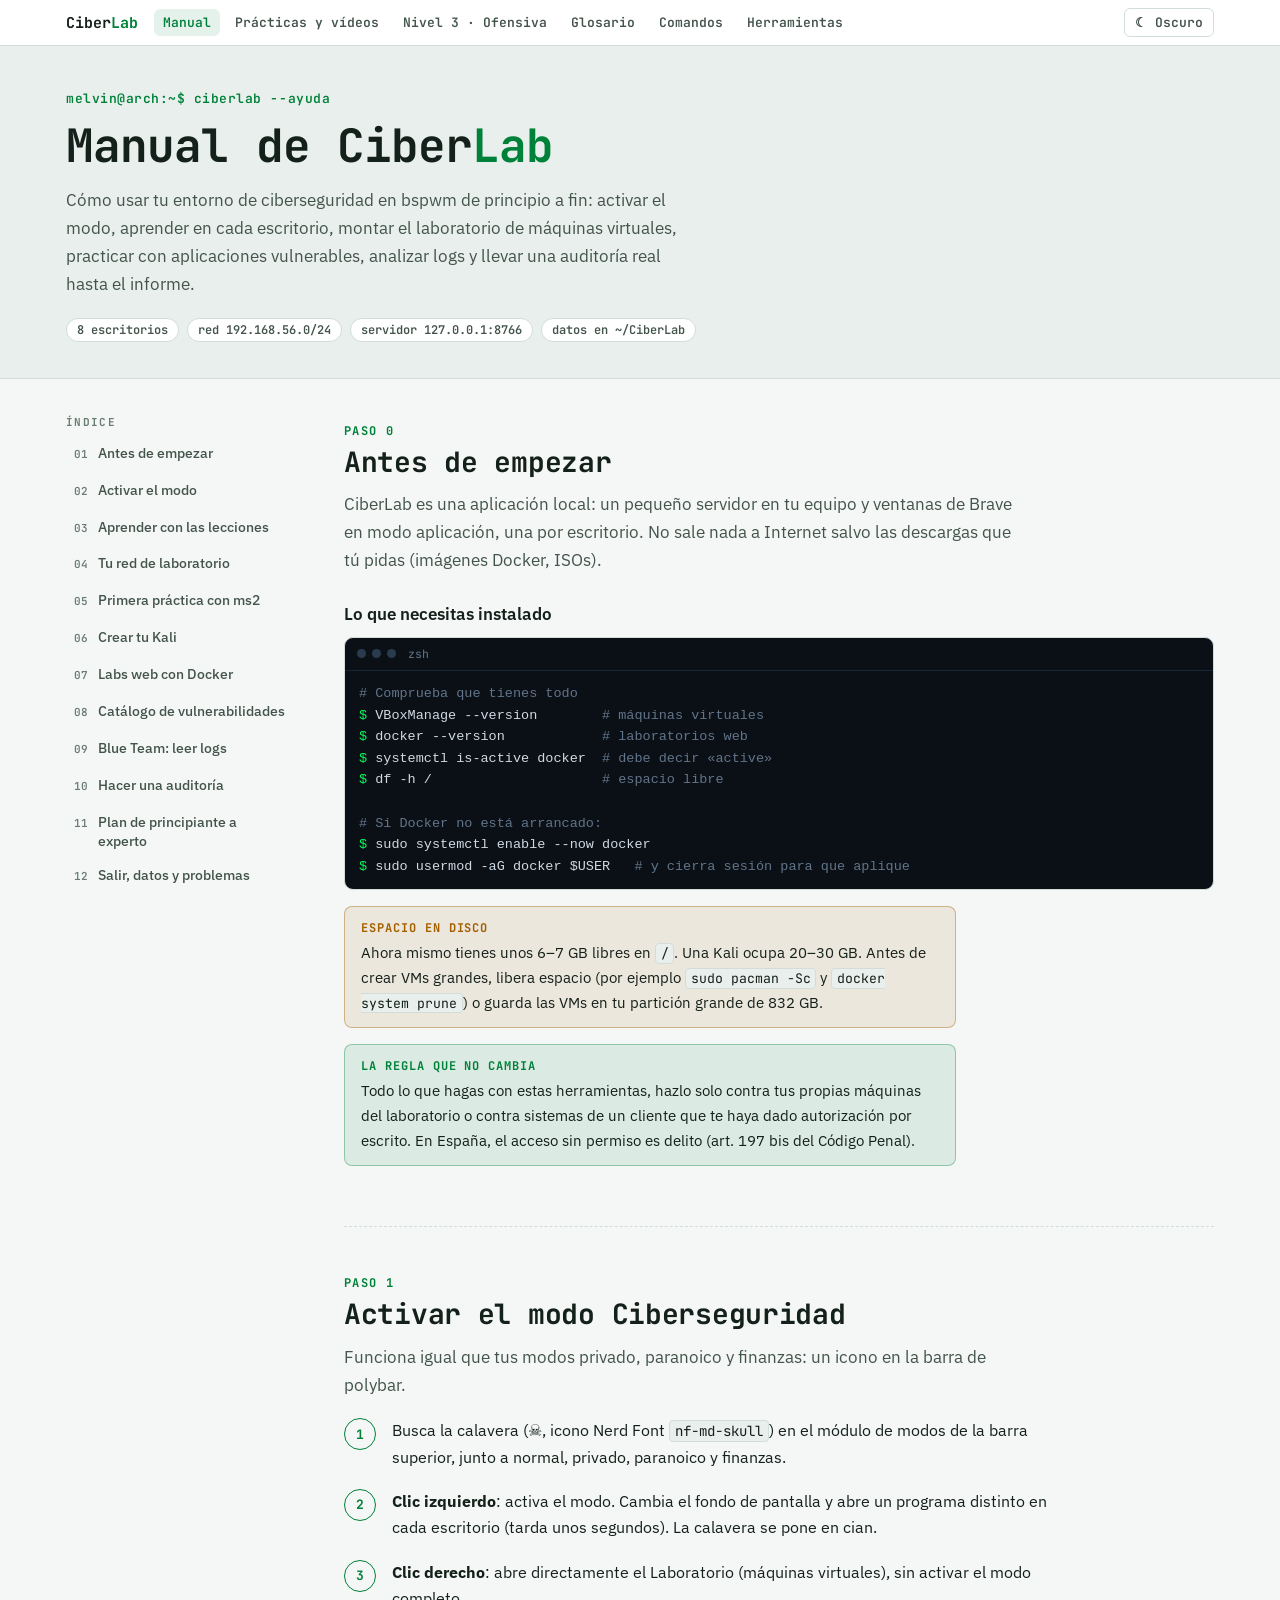
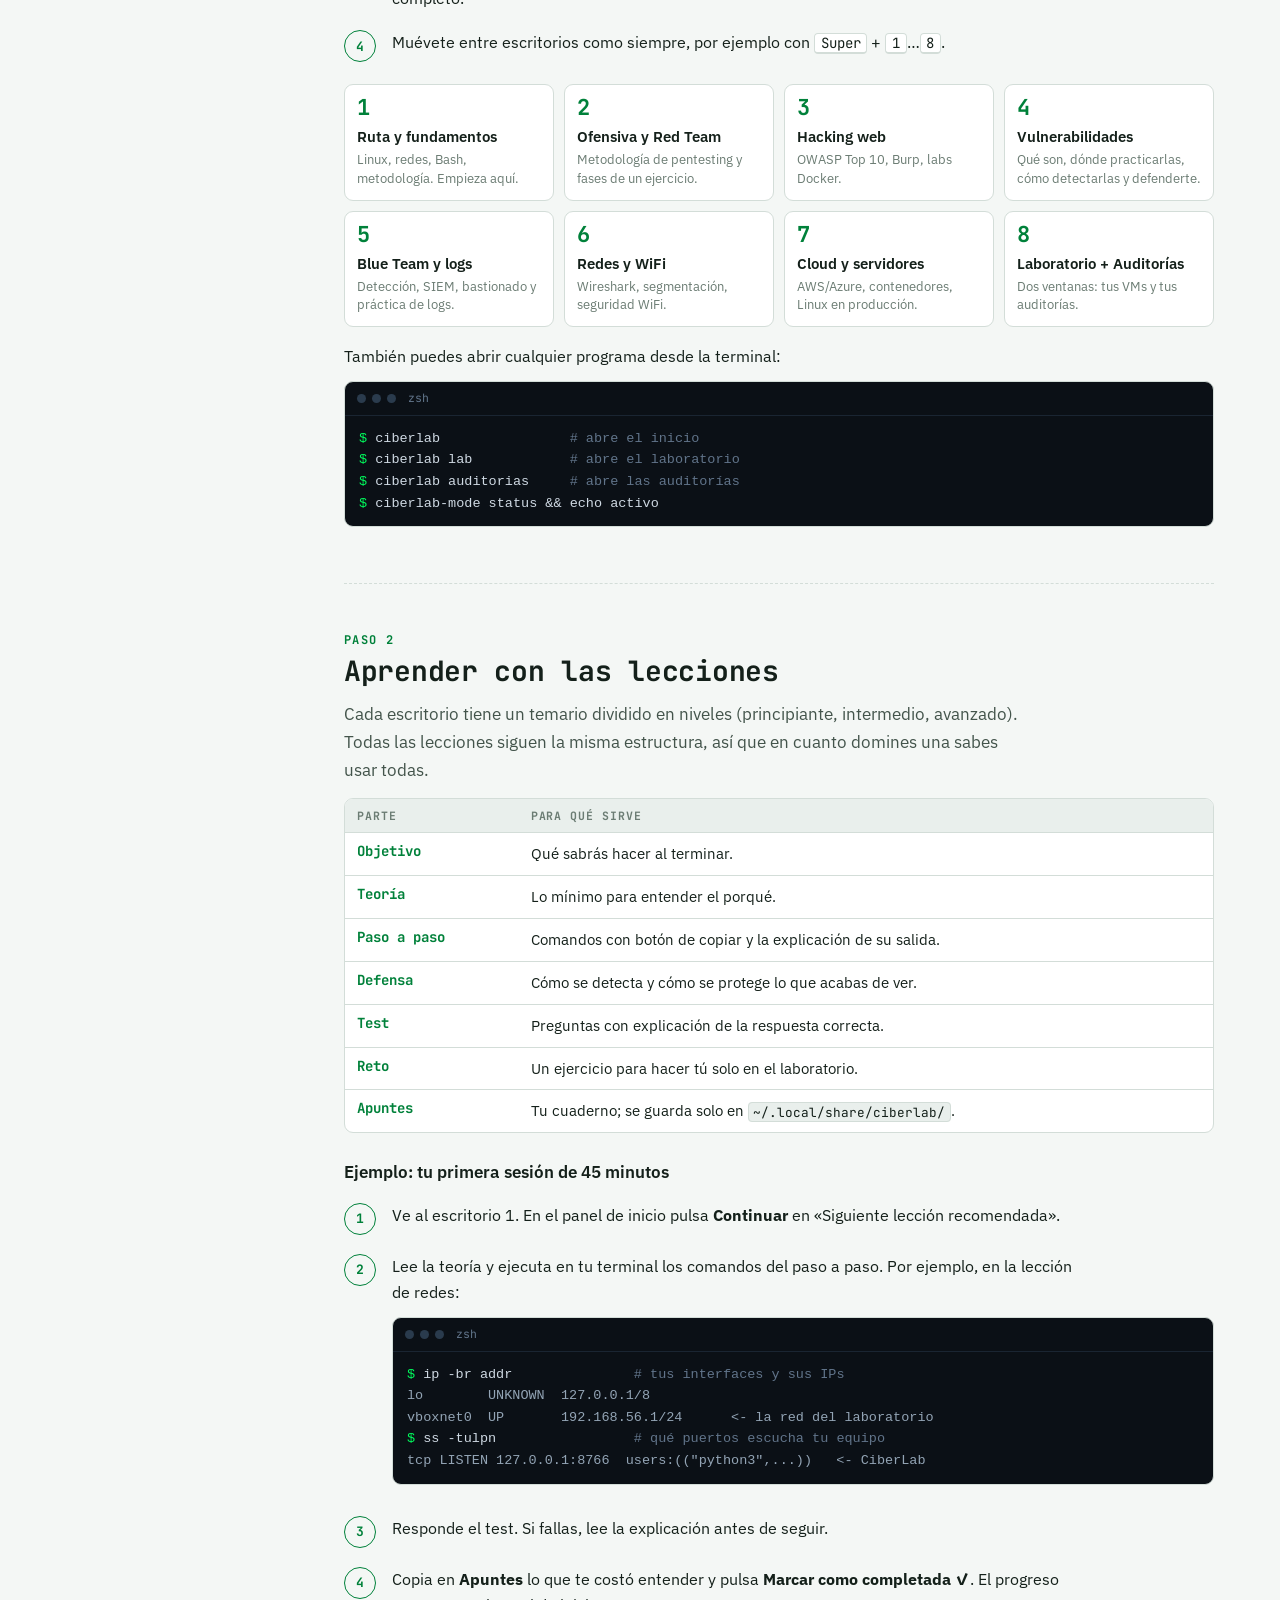
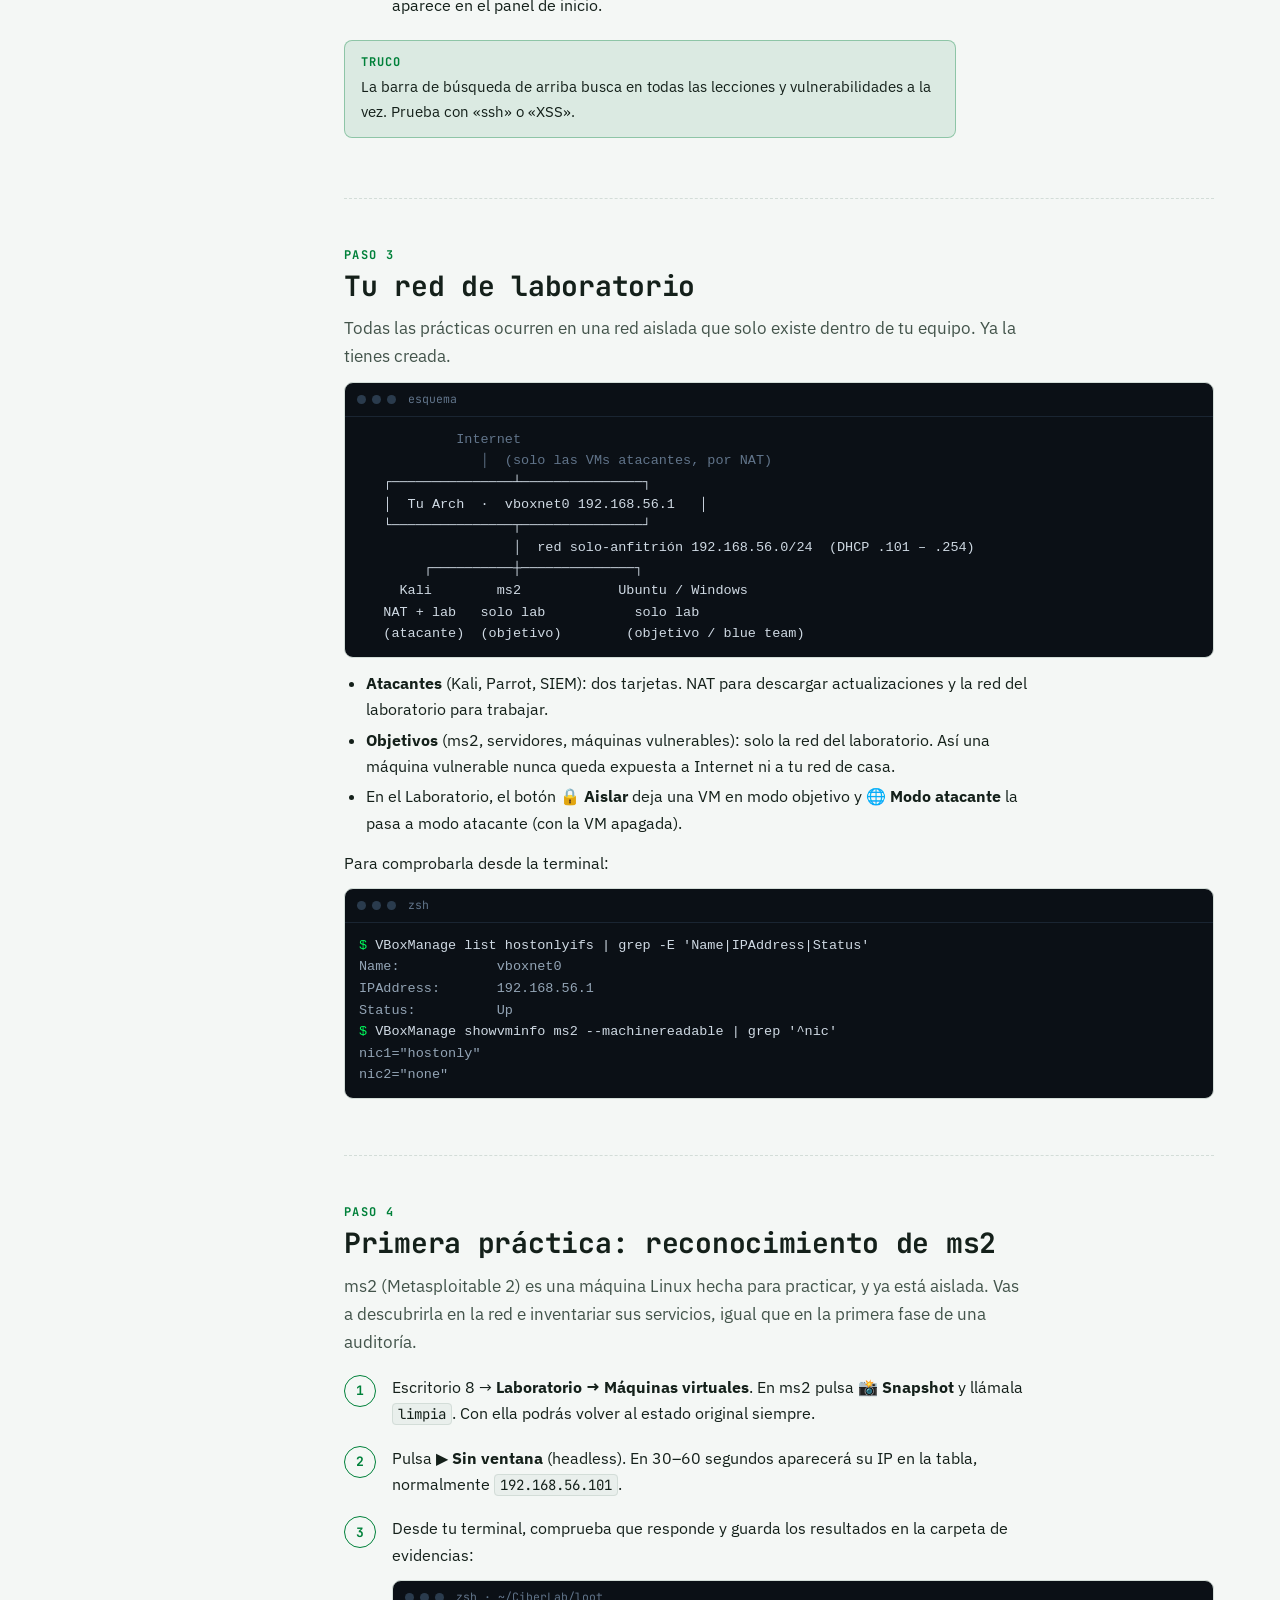
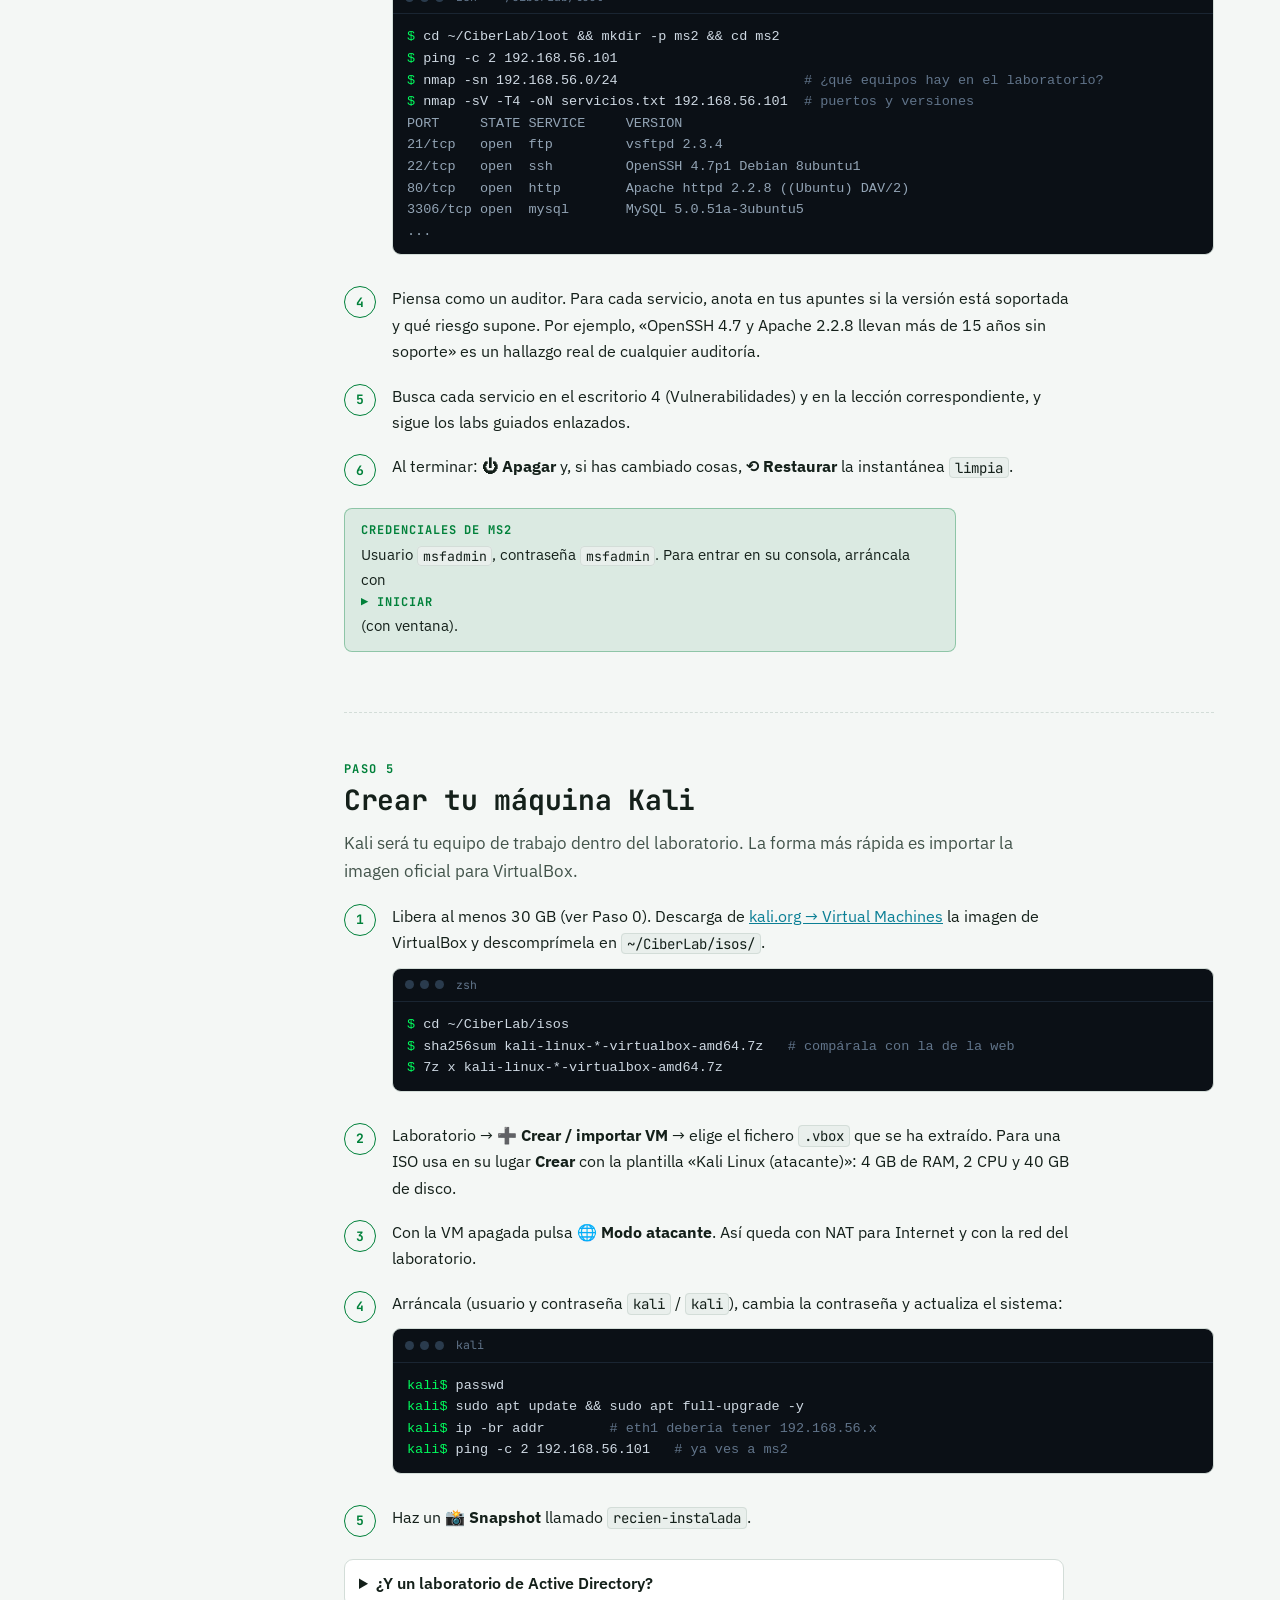
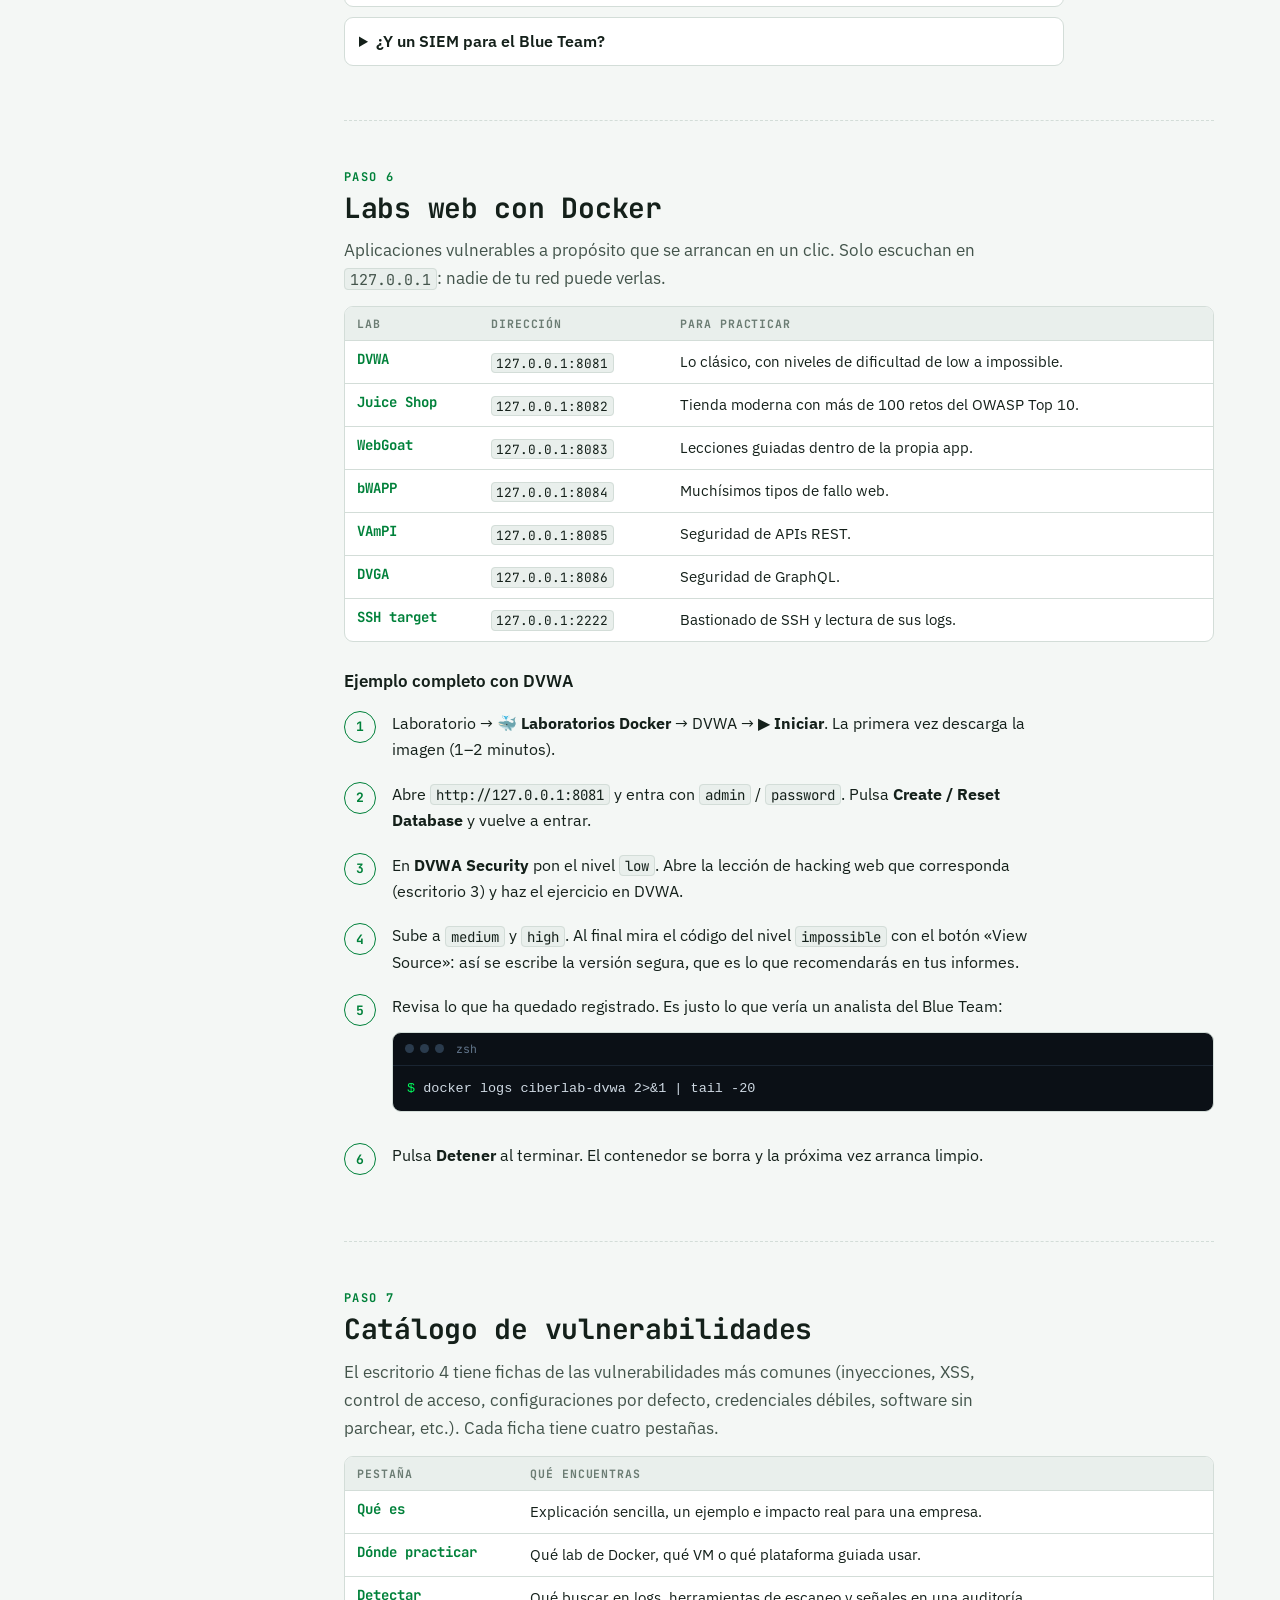
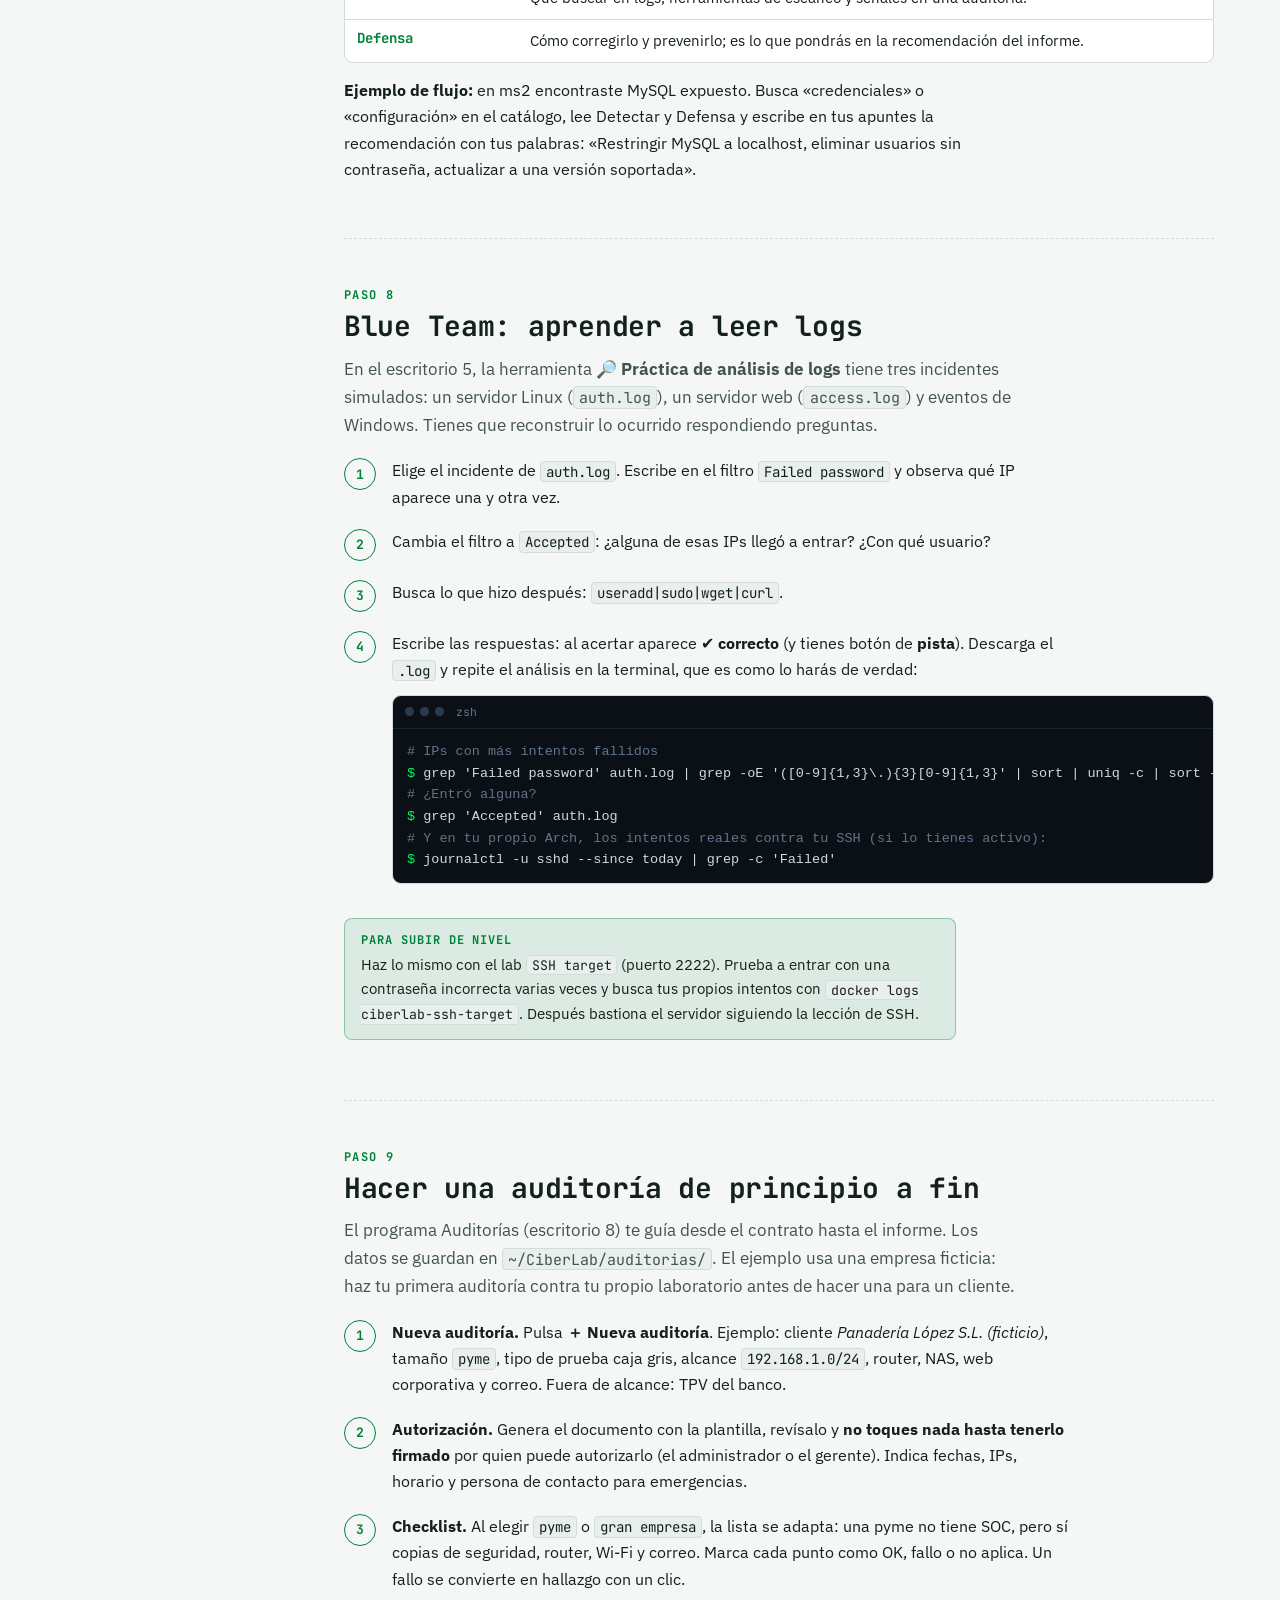
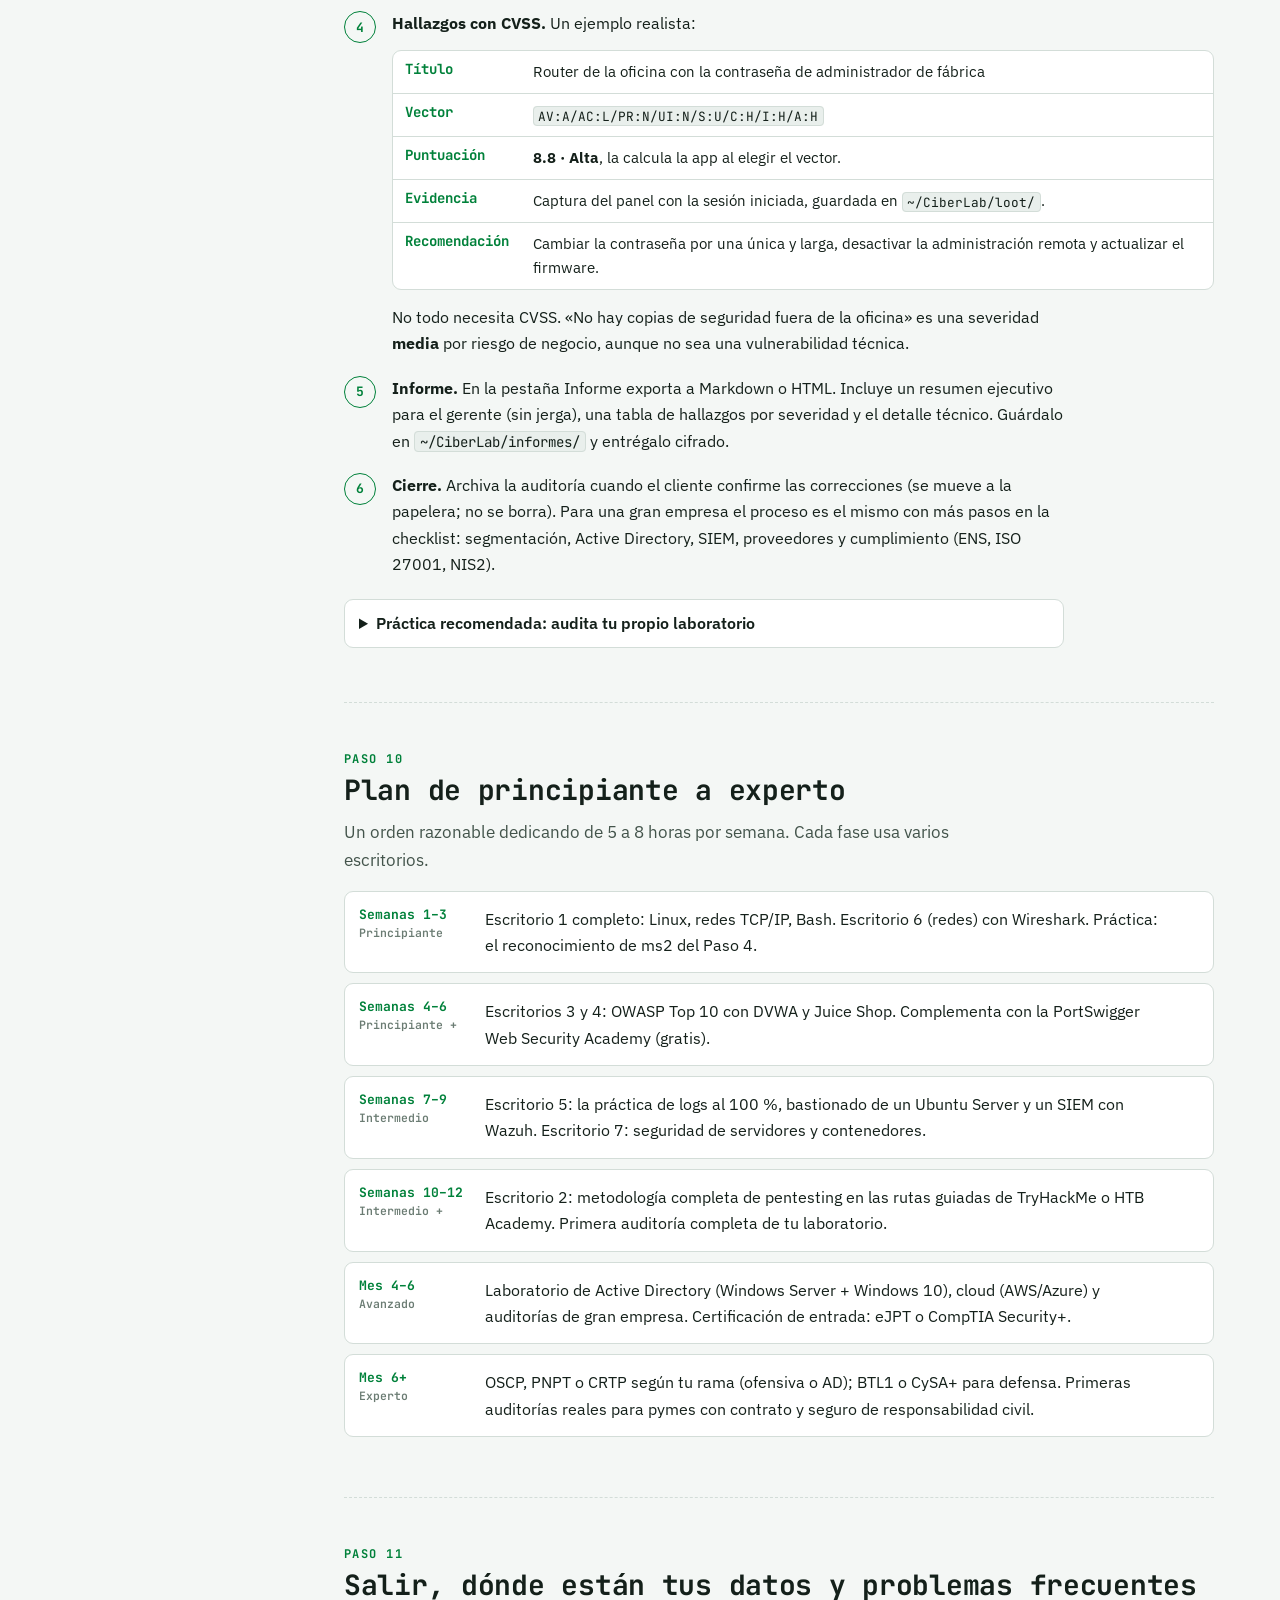
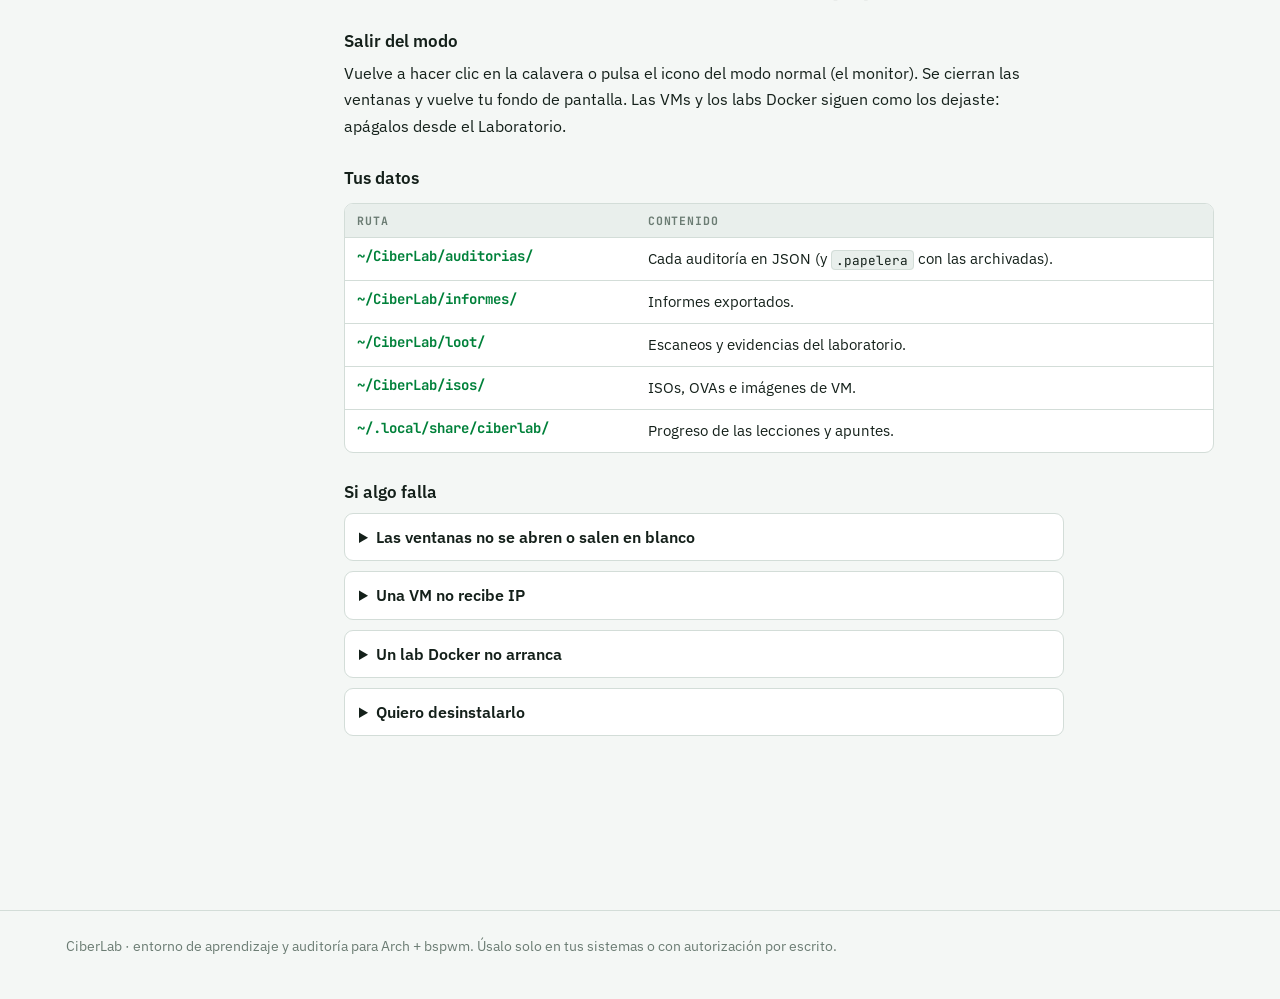
<file: docs/index.html>
<!doctype html>
<html lang="es">
<head>
<meta charset="utf-8">
<meta name="viewport" content="width=device-width, initial-scale=1, viewport-fit=cover">
<title>Manual de CiberLab</title>
<meta name="claude:viewport-fit-sides" content="cover">
<meta name="description" content="Cómo usar CiberLab paso a paso: modo ciberseguridad en bspwm, laboratorio de máquinas virtuales, labs Docker, análisis de logs y auditorías.">
<link rel="preconnect" href="https://fonts.googleapis.com">
<link rel="preconnect" href="https://fonts.gstatic.com" crossorigin>
<link rel="stylesheet" href="https://fonts.googleapis.com/css2?family=IBM+Plex+Sans:ital,wght@0,400;0,500;0,600;1,400&family=JetBrains+Mono:wght@400;600;700&display=swap">
<style>
/* Layout: índice fijo a la izquierda (escritorio) + columna de lectura; cada capítulo es un paso numerado con terminal de ejemplo */
:root{
  --bg:#f4f7f5; --bg2:#e9efec; --panel:#ffffff; --line:#d3ddd8; --tx:#14201a; --tx2:#43544b; --mut:#6b7c73;
  --acc:#00813a; --acc-soft:rgba(0,129,58,.10); --cyan:#0b7f95; --warn:#a35f00; --warn-soft:rgba(163,95,0,.10); --red:#c0263f;
  --term:#0b1016; --term-tx:#cfd9e3; --term-mut:#61748a; --term-acc:#00fa5c;
  --display:"JetBrains Mono","JetBrainsMono Nerd Font",ui-monospace,monospace;
  --body:"IBM Plex Sans","Noto Sans","Segoe UI",system-ui,sans-serif;
  --mono:"JetBrains Mono",ui-monospace,"Fira Code",monospace;
}
@media (prefers-color-scheme: dark){:root:not([data-theme="light"]){
  --bg:#080b10; --bg2:#0d1218; --panel:#111821; --line:#1f2c3a; --tx:#d6e0e9; --tx2:#9fb0c0; --mut:#6b7f94;
  --acc:#00fa5c; --acc-soft:rgba(0,250,92,.09); --cyan:#22d3ee; --warn:#f5b700; --warn-soft:rgba(245,183,0,.09); --red:#ff5c78;
  --term:#05080c; --term-tx:#cfd9e3; --term-mut:#61748a; --term-acc:#00fa5c; color-scheme:dark}}
:root[data-theme="dark"]{
  --bg:#080b10; --bg2:#0d1218; --panel:#111821; --line:#1f2c3a; --tx:#d6e0e9; --tx2:#9fb0c0; --mut:#6b7f94;
  --acc:#00fa5c; --acc-soft:rgba(0,250,92,.09); --cyan:#22d3ee; --warn:#f5b700; --warn-soft:rgba(245,183,0,.09); --red:#ff5c78;
  --term:#05080c; --term-tx:#cfd9e3; --term-mut:#61748a; --term-acc:#00fa5c; color-scheme:dark}
*{box-sizing:border-box}
html{scroll-behavior:smooth}
@media (prefers-reduced-motion: reduce){html{scroll-behavior:auto}}
body{margin:0;background:var(--bg);color:var(--tx);font:16px/1.65 var(--body)}
a{color:var(--cyan)} a:focus-visible,summary:focus-visible{outline:2px solid var(--acc);outline-offset:2px}
code,kbd{font-family:var(--mono);font-size:.88em}
code{background:var(--bg2);border:1px solid var(--line);border-radius:4px;padding:.05em .35em}
kbd{border:1px solid var(--line);border-bottom-width:2px;border-radius:4px;padding:0 .4em;background:var(--panel)}
.wrap{max-width:1180px;margin:0 auto;padding-left:max(16px,env(safe-area-inset-left,0px));padding-right:max(16px,env(safe-area-inset-right,0px))}

/* cabecera */
header{border-bottom:1px solid var(--line);background:var(--bg2)}
header .wrap{padding-block:44px 36px;display:grid;gap:14px}
.prompt{font:600 13px var(--mono);color:var(--acc);letter-spacing:.04em}
h1{font:700 clamp(30px,5vw,46px)/1.1 var(--display);margin:0;letter-spacing:-.02em;text-wrap:balance}
h1 b{color:var(--acc)}
.lead{max-width:62ch;margin:0;color:var(--tx2);font-size:17px}
.facts{display:flex;flex-wrap:wrap;gap:8px;margin-top:6px}
.facts span{font:600 12px var(--mono);border:1px solid var(--line);border-radius:999px;padding:3px 10px;color:var(--tx2);background:var(--panel)}

/* rejilla */
.grid{display:grid;grid-template-columns:230px minmax(0,1fr);gap:48px;padding-block:36px 80px}
nav.toc{position:sticky;top:20px;align-self:start;font:500 13.5px/1.4 var(--body)}
nav.toc p{font:700 11px var(--mono);letter-spacing:.12em;text-transform:uppercase;color:var(--mut);margin:0 0 10px}
nav.toc ol{list-style:none;margin:0;padding:0;display:grid;gap:2px;counter-reset:t}
nav.toc li{counter-increment:t}
nav.toc a{display:flex;gap:10px;padding:5px 8px;border-radius:6px;color:var(--tx2);text-decoration:none}
nav.toc a::before{content:counter(t,decimal-leading-zero);font:600 11px/1.9 var(--mono);color:var(--mut)}
nav.toc a:hover{background:var(--bg2);color:var(--tx)}
main{min-width:0}
@media (max-width:860px){.grid{grid-template-columns:minmax(0,1fr);gap:24px}
  nav.toc{position:static;border:1px solid var(--line);border-radius:10px;padding:14px;background:var(--panel)}
  nav.toc ol{grid-template-columns:repeat(auto-fill,minmax(180px,1fr))}}

/* capítulos */
section{padding-block:8px 44px;border-bottom:1px dashed var(--line);margin-bottom:40px;scroll-margin-top:16px}
section:last-child{border-bottom:0}
.eyebrow{font:700 12px var(--mono);letter-spacing:.12em;text-transform:uppercase;color:var(--acc);margin:0 0 6px}
h2{font:700 clamp(22px,3vw,28px)/1.2 var(--display);margin:0 0 12px;letter-spacing:-.01em;text-wrap:balance}
h3{font:600 17px/1.3 var(--body);margin:28px 0 8px}
p,li{max-width:68ch} p{margin:0 0 12px}
ul,ol{padding-left:22px;margin:0 0 14px} li{margin-bottom:4px}
.intro{color:var(--tx2);font-size:17px}

/* pasos */
ol.steps{list-style:none;padding:0;margin:18px 0;counter-reset:s;display:grid;gap:14px}
ol.steps>li{counter-increment:s;display:grid;grid-template-columns:34px minmax(0,1fr);gap:14px;max-width:none}
ol.steps>li::before{content:counter(s);display:grid;place-items:center;width:30px;height:30px;border-radius:50%;border:1.5px solid var(--acc);color:var(--acc);font:700 13px var(--mono);margin-top:1px}
ol.steps>li>div{min-width:0}
ol.steps>li p:last-child{margin-bottom:0}

/* terminal */
.term{background:var(--term);color:var(--term-tx);border-radius:9px;margin:12px 0;font:13.5px/1.6 var(--mono);overflow:hidden;border:1px solid var(--line)}
.term .bar{display:flex;align-items:center;gap:6px;padding:7px 12px;border-bottom:1px solid #1a2532;color:var(--term-mut);font-size:11.5px}
.term .bar i{width:9px;height:9px;border-radius:50%;background:#2a3b4d;display:inline-block}
.term .bar span{margin-left:6px}
.term pre{margin:0;padding:12px 14px;overflow-x:auto;white-space:pre}
.term .c{color:var(--term-mut)} .term .p{color:var(--term-acc);user-select:none} .term .o{color:#93a4b5}

/* avisos */
.note,.warn{border-radius:8px;padding:12px 16px;margin:16px 0;max-width:68ch;font-size:15px}
.note{background:var(--acc-soft);border:1px solid color-mix(in srgb,var(--acc) 35%,transparent)}
.warn{background:var(--warn-soft);border:1px solid color-mix(in srgb,var(--warn) 40%,transparent)}
.note b,.warn b{font-family:var(--mono);font-size:12px;letter-spacing:.08em;text-transform:uppercase;display:block;margin-bottom:2px}
.note b{color:var(--acc)} .warn b{color:var(--warn)}

/* tablas */
.tbl{overflow-x:auto;margin:14px 0;border:1px solid var(--line);border-radius:9px;background:var(--panel)}
table{border-collapse:collapse;width:100%;font-size:14.5px}
th,td{text-align:left;padding:9px 12px;border-bottom:1px solid var(--line);vertical-align:top}
th{font:700 11.5px var(--mono);letter-spacing:.08em;text-transform:uppercase;color:var(--mut);background:var(--bg2)}
tr:last-child td{border-bottom:0}
td.k{font:700 14px var(--mono);color:var(--acc);white-space:nowrap;font-variant-numeric:tabular-nums}

/* mapa de escritorios */
.desks{display:grid;grid-template-columns:repeat(4,minmax(0,1fr));gap:10px;margin:16px 0}
.desk{border:1px solid var(--line);border-radius:9px;padding:12px;background:var(--panel);min-width:0}
.desk .n{font:700 22px var(--mono);color:var(--acc);line-height:1}
.desk .t{font-weight:600;margin-top:6px;font-size:14.5px}
.desk .d{color:var(--mut);font-size:13px;line-height:1.4;margin-top:2px}
@media (max-width:640px){.desks{grid-template-columns:repeat(2,minmax(0,1fr))}}

/* desplegables */
details{border:1px solid var(--line);border-radius:9px;background:var(--panel);margin:10px 0;max-width:72ch}
summary{cursor:pointer;padding:10px 14px;font-weight:600}
details>div{padding:0 16px 12px}

/* plan */
.plan{display:grid;gap:10px;margin:16px 0}
.phase{display:grid;grid-template-columns:110px minmax(0,1fr);gap:16px;border:1px solid var(--line);border-radius:9px;padding:14px;background:var(--panel)}
.phase .w{font:700 13px var(--mono);color:var(--acc)}
.phase .w small{display:block;color:var(--mut);font-weight:600;font-size:11.5px;margin-top:2px}
.phase p{margin:0}
@media (max-width:540px){.phase{grid-template-columns:minmax(0,1fr);gap:6px}}
footer{border-top:1px solid var(--line);color:var(--mut);font-size:14px}
footer .wrap{padding-block:24px 40px}
</style>
<script>try{var t=localStorage.getItem('cl-theme');if(t)document.documentElement.dataset.theme=t;}catch(e){}</script>
</head>
<body>

<nav style="border-bottom:1px solid var(--line);background:var(--panel);position:sticky;top:0;z-index:20">
  <div class="wrap" style="display:flex;align-items:center;gap:6px;padding-block:8px;flex-wrap:wrap">
    <a href="index.html" style="font:700 15px var(--display);color:var(--tx);text-decoration:none;margin-right:10px">Ciber<b style="color:var(--acc)">Lab</b></a>
    <a href="index.html" style="font:600 13px var(--mono);color:var(--acc);text-decoration:none;padding:5px 9px;border-radius:6px;background:var(--acc-soft)">Manual</a>
    <a href="practicas.html" style="font:600 13px var(--mono);color:var(--tx2);text-decoration:none;padding:5px 9px">Prácticas y vídeos</a>
    <a href="n3.html" style="font:600 13px var(--mono);color:var(--tx2);text-decoration:none;padding:5px 9px">Nivel 3 · Ofensiva</a>
    <a href="glosario.html" style="font:600 13px var(--mono);color:var(--tx2);text-decoration:none;padding:5px 9px">Glosario</a>
    <a href="comandos.html" style="font:600 13px var(--mono);color:var(--tx2);text-decoration:none;padding:5px 9px">Comandos</a>
    <a href="herramientas.html" style="font:600 13px var(--mono);color:var(--tx2);text-decoration:none;padding:5px 9px">Herramientas</a>
    <span style="flex:1"></span>
    <button id="theme" type="button" style="font:600 13px var(--mono);color:var(--tx2);background:var(--panel);border:1px solid var(--line);border-radius:6px;padding:5px 10px;cursor:pointer">☾ Oscuro</button>
  </div>
</nav>

<header>
  <div class="wrap">
    <div class="prompt">melvin@arch:~$ ciberlab --ayuda</div>
    <h1>Manual de Ciber<b>Lab</b></h1>
    <p class="lead">Cómo usar tu entorno de ciberseguridad en bspwm de principio a fin: activar el modo, aprender en cada escritorio, montar el laboratorio de máquinas virtuales, practicar con aplicaciones vulnerables, analizar logs y llevar una auditoría real hasta el informe.</p>
    <div class="facts"><span>8 escritorios</span><span>red 192.168.56.0/24</span><span>servidor 127.0.0.1:8766</span><span>datos en ~/CiberLab</span></div>
  </div>
</header>

<div class="wrap grid">
  <nav class="toc" aria-label="Índice">
    <p>Índice</p>
    <ol>
      <li><a href="#antes">Antes de empezar</a></li>
      <li><a href="#activar">Activar el modo</a></li>
      <li><a href="#aprender">Aprender con las lecciones</a></li>
      <li><a href="#red">Tu red de laboratorio</a></li>
      <li><a href="#ms2">Primera práctica con ms2</a></li>
      <li><a href="#kali">Crear tu Kali</a></li>
      <li><a href="#docker">Labs web con Docker</a></li>
      <li><a href="#vulns">Catálogo de vulnerabilidades</a></li>
      <li><a href="#logs">Blue Team: leer logs</a></li>
      <li><a href="#auditoria">Hacer una auditoría</a></li>
      <li><a href="#plan">Plan de principiante a experto</a></li>
      <li><a href="#problemas">Salir, datos y problemas</a></li>
    </ol>
  </nav>

  <main>

  <section id="antes">
    <p class="eyebrow">Paso 0</p>
    <h2>Antes de empezar</h2>
    <p class="intro">CiberLab es una aplicación local: un pequeño servidor en tu equipo y ventanas de Brave en modo aplicación, una por escritorio. No sale nada a Internet salvo las descargas que tú pidas (imágenes Docker, ISOs).</p>
    <h3>Lo que necesitas instalado</h3>
    <div class="term"><div class="bar"><i></i><i></i><i></i><span>zsh</span></div><pre><span class="c"># Comprueba que tienes todo</span>
<span class="p">$ </span>VBoxManage --version        <span class="c"># máquinas virtuales</span>
<span class="p">$ </span>docker --version            <span class="c"># laboratorios web</span>
<span class="p">$ </span>systemctl is-active docker  <span class="c"># debe decir «active»</span>
<span class="p">$ </span>df -h /                     <span class="c"># espacio libre</span>

<span class="c"># Si Docker no está arrancado:</span>
<span class="p">$ </span>sudo systemctl enable --now docker
<span class="p">$ </span>sudo usermod -aG docker $USER   <span class="c"># y cierra sesión para que aplique</span></pre></div>
    <div class="warn"><b>Espacio en disco</b>Ahora mismo tienes unos 6–7 GB libres en <code>/</code>. Una Kali ocupa 20–30 GB. Antes de crear VMs grandes, libera espacio (por ejemplo <code>sudo pacman -Sc</code> y <code>docker system prune</code>) o guarda las VMs en tu partición grande de 832 GB.</div>
    <div class="note"><b>La regla que no cambia</b>Todo lo que hagas con estas herramientas, hazlo solo contra tus propias máquinas del laboratorio o contra sistemas de un cliente que te haya dado autorización por escrito. En España, el acceso sin permiso es delito (art. 197 bis del Código Penal).</div>
  </section>

  <section id="activar">
    <p class="eyebrow">Paso 1</p>
    <h2>Activar el modo Ciberseguridad</h2>
    <p class="intro">Funciona igual que tus modos privado, paranoico y finanzas: un icono en la barra de polybar.</p>
    <ol class="steps">
      <li><div><p>Busca la calavera (☠, icono Nerd Font <code>nf-md-skull</code>) en el módulo de modos de la barra superior, junto a normal, privado, paranoico y finanzas.</p></div></li>
      <li><div><p><b>Clic izquierdo</b>: activa el modo. Cambia el fondo de pantalla y abre un programa distinto en cada escritorio (tarda unos segundos). La calavera se pone en cian.</p></div></li>
      <li><div><p><b>Clic derecho</b>: abre directamente el Laboratorio (máquinas virtuales), sin activar el modo completo.</p></div></li>
      <li><div><p>Muévete entre escritorios como siempre, por ejemplo con <kbd>Super</kbd> + <kbd>1</kbd>…<kbd>8</kbd>.</p></div></li>
    </ol>
    <div class="desks">
      <div class="desk"><div class="n">1</div><div class="t">Ruta y fundamentos</div><div class="d">Linux, redes, Bash, metodología. Empieza aquí.</div></div>
      <div class="desk"><div class="n">2</div><div class="t">Ofensiva y Red Team</div><div class="d">Metodología de pentesting y fases de un ejercicio.</div></div>
      <div class="desk"><div class="n">3</div><div class="t">Hacking web</div><div class="d">OWASP Top 10, Burp, labs Docker.</div></div>
      <div class="desk"><div class="n">4</div><div class="t">Vulnerabilidades</div><div class="d">Qué son, dónde practicarlas, cómo detectarlas y defenderte.</div></div>
      <div class="desk"><div class="n">5</div><div class="t">Blue Team y logs</div><div class="d">Detección, SIEM, bastionado y práctica de logs.</div></div>
      <div class="desk"><div class="n">6</div><div class="t">Redes y WiFi</div><div class="d">Wireshark, segmentación, seguridad WiFi.</div></div>
      <div class="desk"><div class="n">7</div><div class="t">Cloud y servidores</div><div class="d">AWS/Azure, contenedores, Linux en producción.</div></div>
      <div class="desk"><div class="n">8</div><div class="t">Laboratorio + Auditorías</div><div class="d">Dos ventanas: tus VMs y tus auditorías.</div></div>
    </div>
    <p>También puedes abrir cualquier programa desde la terminal:</p>
    <div class="term"><div class="bar"><i></i><i></i><i></i><span>zsh</span></div><pre><span class="p">$ </span>ciberlab                <span class="c"># abre el inicio</span>
<span class="p">$ </span>ciberlab lab            <span class="c"># abre el laboratorio</span>
<span class="p">$ </span>ciberlab auditorias     <span class="c"># abre las auditorías</span>
<span class="p">$ </span>ciberlab-mode status && echo activo</pre></div>
  </section>

  <section id="aprender">
    <p class="eyebrow">Paso 2</p>
    <h2>Aprender con las lecciones</h2>
    <p class="intro">Cada escritorio tiene un temario dividido en niveles (principiante, intermedio, avanzado). Todas las lecciones siguen la misma estructura, así que en cuanto domines una sabes usar todas.</p>
    <div class="tbl"><table>
      <thead><tr><th>Parte</th><th>Para qué sirve</th></tr></thead>
      <tbody>
        <tr><td class="k">Objetivo</td><td>Qué sabrás hacer al terminar.</td></tr>
        <tr><td class="k">Teoría</td><td>Lo mínimo para entender el porqué.</td></tr>
        <tr><td class="k">Paso a paso</td><td>Comandos con botón de copiar y la explicación de su salida.</td></tr>
        <tr><td class="k">Defensa</td><td>Cómo se detecta y cómo se protege lo que acabas de ver.</td></tr>
        <tr><td class="k">Test</td><td>Preguntas con explicación de la respuesta correcta.</td></tr>
        <tr><td class="k">Reto</td><td>Un ejercicio para hacer tú solo en el laboratorio.</td></tr>
        <tr><td class="k">Apuntes</td><td>Tu cuaderno; se guarda solo en <code>~/.local/share/ciberlab/</code>.</td></tr>
      </tbody>
    </table></div>
    <h3>Ejemplo: tu primera sesión de 45 minutos</h3>
    <ol class="steps">
      <li><div><p>Ve al escritorio 1. En el panel de inicio pulsa <b>Continuar</b> en «Siguiente lección recomendada».</p></div></li>
      <li><div><p>Lee la teoría y ejecuta en tu terminal los comandos del paso a paso. Por ejemplo, en la lección de redes:</p>
        <div class="term"><div class="bar"><i></i><i></i><i></i><span>zsh</span></div><pre><span class="p">$ </span>ip -br addr               <span class="c"># tus interfaces y sus IPs</span>
<span class="o">lo        UNKNOWN  127.0.0.1/8
vboxnet0  UP       192.168.56.1/24      &lt;- la red del laboratorio</span>
<span class="p">$ </span>ss -tulpn                 <span class="c"># qué puertos escucha tu equipo</span>
<span class="o">tcp LISTEN 127.0.0.1:8766  users:(("python3",...))   &lt;- CiberLab</span></pre></div></div></li>
      <li><div><p>Responde el test. Si fallas, lee la explicación antes de seguir.</p></div></li>
      <li><div><p>Copia en <b>Apuntes</b> lo que te costó entender y pulsa <b>Marcar como completada ✓</b>. El progreso aparece en el panel de inicio.</p></div></li>
    </ol>
    <div class="note"><b>Truco</b>La barra de búsqueda de arriba busca en todas las lecciones y vulnerabilidades a la vez. Prueba con «ssh» o «XSS».</div>
  </section>

  <section id="red">
    <p class="eyebrow">Paso 3</p>
    <h2>Tu red de laboratorio</h2>
    <p class="intro">Todas las prácticas ocurren en una red aislada que solo existe dentro de tu equipo. Ya la tienes creada.</p>
    <div class="term"><div class="bar"><i></i><i></i><i></i><span>esquema</span></div><pre><span class="c">            Internet</span>
<span class="c">               │  (solo las VMs atacantes, por NAT)</span>
   ┌───────────────┴───────────────┐
   │  Tu Arch  ·  vboxnet0 192.168.56.1   │
   └───────────────┬───────────────┘
                   │  red solo-anfitrión 192.168.56.0/24  (DHCP .101 – .254)
        ┌──────────┼──────────────┐
     Kali        ms2            Ubuntu / Windows
   NAT + lab   solo lab           solo lab
   (atacante)  (objetivo)        (objetivo / blue team)</pre></div>
    <ul>
      <li><b>Atacantes</b> (Kali, Parrot, SIEM): dos tarjetas. NAT para descargar actualizaciones y la red del laboratorio para trabajar.</li>
      <li><b>Objetivos</b> (ms2, servidores, máquinas vulnerables): solo la red del laboratorio. Así una máquina vulnerable nunca queda expuesta a Internet ni a tu red de casa.</li>
      <li>En el Laboratorio, el botón <b>🔒 Aislar</b> deja una VM en modo objetivo y <b>🌐 Modo atacante</b> la pasa a modo atacante (con la VM apagada).</li>
    </ul>
    <p>Para comprobarla desde la terminal:</p>
    <div class="term"><div class="bar"><i></i><i></i><i></i><span>zsh</span></div><pre><span class="p">$ </span>VBoxManage list hostonlyifs | grep -E 'Name|IPAddress|Status'
<span class="o">Name:            vboxnet0
IPAddress:       192.168.56.1
Status:          Up</span>
<span class="p">$ </span>VBoxManage showvminfo ms2 --machinereadable | grep '^nic'
<span class="o">nic1="hostonly"
nic2="none"</span></pre></div>
  </section>

  <section id="ms2">
    <p class="eyebrow">Paso 4</p>
    <h2>Primera práctica: reconocimiento de ms2</h2>
    <p class="intro">ms2 (Metasploitable 2) es una máquina Linux hecha para practicar, y ya está aislada. Vas a descubrirla en la red e inventariar sus servicios, igual que en la primera fase de una auditoría.</p>
    <ol class="steps">
      <li><div><p>Escritorio 8 → <b>Laboratorio → Máquinas virtuales</b>. En ms2 pulsa <b>📸 Snapshot</b> y llámala <code>limpia</code>. Con ella podrás volver al estado original siempre.</p></div></li>
      <li><div><p>Pulsa <b>▶ Sin ventana</b> (headless). En 30–60 segundos aparecerá su IP en la tabla, normalmente <code>192.168.56.101</code>.</p></div></li>
      <li><div><p>Desde tu terminal, comprueba que responde y guarda los resultados en la carpeta de evidencias:</p>
        <div class="term"><div class="bar"><i></i><i></i><i></i><span>zsh · ~/CiberLab/loot</span></div><pre><span class="p">$ </span>cd ~/CiberLab/loot && mkdir -p ms2 && cd ms2
<span class="p">$ </span>ping -c 2 192.168.56.101
<span class="p">$ </span>nmap -sn 192.168.56.0/24                       <span class="c"># ¿qué equipos hay en el laboratorio?</span>
<span class="p">$ </span>nmap -sV -T4 -oN servicios.txt 192.168.56.101  <span class="c"># puertos y versiones</span>
<span class="o">PORT     STATE SERVICE     VERSION
21/tcp   open  ftp         vsftpd 2.3.4
22/tcp   open  ssh         OpenSSH 4.7p1 Debian 8ubuntu1
80/tcp   open  http        Apache httpd 2.2.8 ((Ubuntu) DAV/2)
3306/tcp open  mysql       MySQL 5.0.51a-3ubuntu5
...</span></pre></div></div></li>
      <li><div><p>Piensa como un auditor. Para cada servicio, anota en tus apuntes si la versión está soportada y qué riesgo supone. Por ejemplo, «OpenSSH 4.7 y Apache 2.2.8 llevan más de 15 años sin soporte» es un hallazgo real de cualquier auditoría.</p></div></li>
      <li><div><p>Busca cada servicio en el escritorio 4 (Vulnerabilidades) y en la lección correspondiente, y sigue los labs guiados enlazados.</p></div></li>
      <li><div><p>Al terminar: <b>⏻ Apagar</b> y, si has cambiado cosas, <b>⟲ Restaurar</b> la instantánea <code>limpia</code>.</p></div></li>
    </ol>
    <div class="note"><b>Credenciales de ms2</b>Usuario <code>msfadmin</code>, contraseña <code>msfadmin</code>. Para entrar en su consola, arráncala con <b>▶ Iniciar</b> (con ventana).</div>
  </section>

  <section id="kali">
    <p class="eyebrow">Paso 5</p>
    <h2>Crear tu máquina Kali</h2>
    <p class="intro">Kali será tu equipo de trabajo dentro del laboratorio. La forma más rápida es importar la imagen oficial para VirtualBox.</p>
    <ol class="steps">
      <li><div><p>Libera al menos 30 GB (ver Paso 0). Descarga de <a href="https://www.kali.org/get-kali/#kali-virtual-machines" rel="noopener">kali.org → Virtual Machines</a> la imagen de VirtualBox y descomprímela en <code>~/CiberLab/isos/</code>.</p>
        <div class="term"><div class="bar"><i></i><i></i><i></i><span>zsh</span></div><pre><span class="p">$ </span>cd ~/CiberLab/isos
<span class="p">$ </span>sha256sum kali-linux-*-virtualbox-amd64.7z   <span class="c"># compárala con la de la web</span>
<span class="p">$ </span>7z x kali-linux-*-virtualbox-amd64.7z</pre></div></div></li>
      <li><div><p>Laboratorio → <b>➕ Crear / importar VM</b> → elige el fichero <code>.vbox</code> que se ha extraído. Para una ISO usa en su lugar <b>Crear</b> con la plantilla «Kali Linux (atacante)»: 4 GB de RAM, 2 CPU y 40 GB de disco.</p></div></li>
      <li><div><p>Con la VM apagada pulsa <b>🌐 Modo atacante</b>. Así queda con NAT para Internet y con la red del laboratorio.</p></div></li>
      <li><div><p>Arráncala (usuario y contraseña <code>kali</code> / <code>kali</code>), cambia la contraseña y actualiza el sistema:</p>
        <div class="term"><div class="bar"><i></i><i></i><i></i><span>kali</span></div><pre><span class="p">kali$ </span>passwd
<span class="p">kali$ </span>sudo apt update && sudo apt full-upgrade -y
<span class="p">kali$ </span>ip -br addr        <span class="c"># eth1 debería tener 192.168.56.x</span>
<span class="p">kali$ </span>ping -c 2 192.168.56.101   <span class="c"># ya ves a ms2</span></pre></div></div></li>
      <li><div><p>Haz un <b>📸 Snapshot</b> llamado <code>recien-instalada</code>.</p></div></li>
    </ol>
    <details><summary>¿Y un laboratorio de Active Directory?</summary><div>
      <p>Crea con las plantillas <b>Windows Server 2022 Eval</b> (controlador de dominio) y <b>Windows 10 Eval</b> (cliente). Las ISOs de evaluación de 180 días se descargan gratis del Evaluation Center de Microsoft. Las dos quedan solo en la red del laboratorio. Necesitas unos 100 GB y 8 GB de RAM libres.</p>
    </div></details>
    <details><summary>¿Y un SIEM para el Blue Team?</summary><div>
      <p>La plantilla <b>SIEM</b> (8 GB de RAM, 80 GB de disco) está pensada para Wazuh o Security Onion. Instala el agente en las máquinas objetivo y verás sus eventos en el panel. Es el siguiente paso natural después de la práctica de logs del escritorio 5.</p>
    </div></details>
  </section>

  <section id="docker">
    <p class="eyebrow">Paso 6</p>
    <h2>Labs web con Docker</h2>
    <p class="intro">Aplicaciones vulnerables a propósito que se arrancan en un clic. Solo escuchan en <code>127.0.0.1</code>: nadie de tu red puede verlas.</p>
    <div class="tbl"><table>
      <thead><tr><th>Lab</th><th>Dirección</th><th>Para practicar</th></tr></thead>
      <tbody>
        <tr><td class="k">DVWA</td><td><code>127.0.0.1:8081</code></td><td>Lo clásico, con niveles de dificultad de low a impossible.</td></tr>
        <tr><td class="k">Juice Shop</td><td><code>127.0.0.1:8082</code></td><td>Tienda moderna con más de 100 retos del OWASP Top 10.</td></tr>
        <tr><td class="k">WebGoat</td><td><code>127.0.0.1:8083</code></td><td>Lecciones guiadas dentro de la propia app.</td></tr>
        <tr><td class="k">bWAPP</td><td><code>127.0.0.1:8084</code></td><td>Muchísimos tipos de fallo web.</td></tr>
        <tr><td class="k">VAmPI</td><td><code>127.0.0.1:8085</code></td><td>Seguridad de APIs REST.</td></tr>
        <tr><td class="k">DVGA</td><td><code>127.0.0.1:8086</code></td><td>Seguridad de GraphQL.</td></tr>
        <tr><td class="k">SSH target</td><td><code>127.0.0.1:2222</code></td><td>Bastionado de SSH y lectura de sus logs.</td></tr>
      </tbody>
    </table></div>
    <h3>Ejemplo completo con DVWA</h3>
    <ol class="steps">
      <li><div><p>Laboratorio → <b>🐳 Laboratorios Docker</b> → DVWA → <b>▶ Iniciar</b>. La primera vez descarga la imagen (1–2 minutos).</p></div></li>
      <li><div><p>Abre <code>http://127.0.0.1:8081</code> y entra con <code>admin</code> / <code>password</code>. Pulsa <b>Create / Reset Database</b> y vuelve a entrar.</p></div></li>
      <li><div><p>En <b>DVWA Security</b> pon el nivel <code>low</code>. Abre la lección de hacking web que corresponda (escritorio 3) y haz el ejercicio en DVWA.</p></div></li>
      <li><div><p>Sube a <code>medium</code> y <code>high</code>. Al final mira el código del nivel <code>impossible</code> con el botón «View Source»: así se escribe la versión segura, que es lo que recomendarás en tus informes.</p></div></li>
      <li><div><p>Revisa lo que ha quedado registrado. Es justo lo que vería un analista del Blue Team:</p>
        <div class="term"><div class="bar"><i></i><i></i><i></i><span>zsh</span></div><pre><span class="p">$ </span>docker logs ciberlab-dvwa 2>&1 | tail -20</pre></div></div></li>
      <li><div><p>Pulsa <b>Detener</b> al terminar. El contenedor se borra y la próxima vez arranca limpio.</p></div></li>
    </ol>
  </section>

  <section id="vulns">
    <p class="eyebrow">Paso 7</p>
    <h2>Catálogo de vulnerabilidades</h2>
    <p class="intro">El escritorio 4 tiene fichas de las vulnerabilidades más comunes (inyecciones, XSS, control de acceso, configuraciones por defecto, credenciales débiles, software sin parchear, etc.). Cada ficha tiene cuatro pestañas.</p>
    <div class="tbl"><table>
      <thead><tr><th>Pestaña</th><th>Qué encuentras</th></tr></thead>
      <tbody>
        <tr><td class="k">Qué es</td><td>Explicación sencilla, un ejemplo e impacto real para una empresa.</td></tr>
        <tr><td class="k">Dónde practicar</td><td>Qué lab de Docker, qué VM o qué plataforma guiada usar.</td></tr>
        <tr><td class="k">Detectar</td><td>Qué buscar en logs, herramientas de escaneo y señales en una auditoría.</td></tr>
        <tr><td class="k">Defensa</td><td>Cómo corregirlo y prevenirlo; es lo que pondrás en la recomendación del informe.</td></tr>
      </tbody>
    </table></div>
    <p><b>Ejemplo de flujo:</b> en ms2 encontraste MySQL expuesto. Busca «credenciales» o «configuración» en el catálogo, lee Detectar y Defensa y escribe en tus apuntes la recomendación con tus palabras: «Restringir MySQL a localhost, eliminar usuarios sin contraseña, actualizar a una versión soportada».</p>
  </section>

  <section id="logs">
    <p class="eyebrow">Paso 8</p>
    <h2>Blue Team: aprender a leer logs</h2>
    <p class="intro">En el escritorio 5, la herramienta <b>🔎 Práctica de análisis de logs</b> tiene tres incidentes simulados: un servidor Linux (<code>auth.log</code>), un servidor web (<code>access.log</code>) y eventos de Windows. Tienes que reconstruir lo ocurrido respondiendo preguntas.</p>
    <ol class="steps">
      <li><div><p>Elige el incidente de <code>auth.log</code>. Escribe en el filtro <code>Failed password</code> y observa qué IP aparece una y otra vez.</p></div></li>
      <li><div><p>Cambia el filtro a <code>Accepted</code>: ¿alguna de esas IPs llegó a entrar? ¿Con qué usuario?</p></div></li>
      <li><div><p>Busca lo que hizo después: <code>useradd|sudo|wget|curl</code>.</p></div></li>
      <li><div><p>Escribe las respuestas: al acertar aparece <b>✔ correcto</b> (y tienes botón de <b>pista</b>). Descarga el <code>.log</code> y repite el análisis en la terminal, que es como lo harás de verdad:</p>
        <div class="term"><div class="bar"><i></i><i></i><i></i><span>zsh</span></div><pre><span class="c"># IPs con más intentos fallidos</span>
<span class="p">$ </span>grep 'Failed password' auth.log | grep -oE '([0-9]{1,3}\.){3}[0-9]{1,3}' | sort | uniq -c | sort -rn | head
<span class="c"># ¿Entró alguna?</span>
<span class="p">$ </span>grep 'Accepted' auth.log
<span class="c"># Y en tu propio Arch, los intentos reales contra tu SSH (si lo tienes activo):</span>
<span class="p">$ </span>journalctl -u sshd --since today | grep -c 'Failed'</pre></div></div></li>
    </ol>
    <div class="note"><b>Para subir de nivel</b>Haz lo mismo con el lab <code>SSH target</code> (puerto 2222). Prueba a entrar con una contraseña incorrecta varias veces y busca tus propios intentos con <code>docker logs ciberlab-ssh-target</code>. Después bastiona el servidor siguiendo la lección de SSH.</div>
  </section>

  <section id="auditoria">
    <p class="eyebrow">Paso 9</p>
    <h2>Hacer una auditoría de principio a fin</h2>
    <p class="intro">El programa Auditorías (escritorio 8) te guía desde el contrato hasta el informe. Los datos se guardan en <code>~/CiberLab/auditorias/</code>. El ejemplo usa una empresa ficticia: haz tu primera auditoría contra tu propio laboratorio antes de hacer una para un cliente.</p>
    <ol class="steps">
      <li><div><p><b>Nueva auditoría.</b> Pulsa <b>＋ Nueva auditoría</b>. Ejemplo: cliente <i>Panadería López S.L. (ficticio)</i>, tamaño <code>pyme</code>, tipo de prueba caja gris, alcance <code>192.168.1.0/24</code>, router, NAS, web corporativa y correo. Fuera de alcance: TPV del banco.</p></div></li>
      <li><div><p><b>Autorización.</b> Genera el documento con la plantilla, revísalo y <b>no toques nada hasta tenerlo firmado</b> por quien puede autorizarlo (el administrador o el gerente). Indica fechas, IPs, horario y persona de contacto para emergencias.</p></div></li>
      <li><div><p><b>Checklist.</b> Al elegir <code>pyme</code> o <code>gran empresa</code>, la lista se adapta: una pyme no tiene SOC, pero sí copias de seguridad, router, Wi-Fi y correo. Marca cada punto como OK, fallo o no aplica. Un fallo se convierte en hallazgo con un clic.</p></div></li>
      <li><div><p><b>Hallazgos con CVSS.</b> Un ejemplo realista:</p>
        <div class="tbl"><table>
          <tbody>
            <tr><td class="k">Título</td><td>Router de la oficina con la contraseña de administrador de fábrica</td></tr>
            <tr><td class="k">Vector</td><td><code>AV:A/AC:L/PR:N/UI:N/S:U/C:H/I:H/A:H</code></td></tr>
            <tr><td class="k">Puntuación</td><td><b>8.8 · Alta</b>, la calcula la app al elegir el vector.</td></tr>
            <tr><td class="k">Evidencia</td><td>Captura del panel con la sesión iniciada, guardada en <code>~/CiberLab/loot/</code>.</td></tr>
            <tr><td class="k">Recomendación</td><td>Cambiar la contraseña por una única y larga, desactivar la administración remota y actualizar el firmware.</td></tr>
          </tbody>
        </table></div>
        <p>No todo necesita CVSS. «No hay copias de seguridad fuera de la oficina» es una severidad <b>media</b> por riesgo de negocio, aunque no sea una vulnerabilidad técnica.</p></div></li>
      <li><div><p><b>Informe.</b> En la pestaña Informe exporta a Markdown o HTML. Incluye un resumen ejecutivo para el gerente (sin jerga), una tabla de hallazgos por severidad y el detalle técnico. Guárdalo en <code>~/CiberLab/informes/</code> y entrégalo cifrado.</p></div></li>
      <li><div><p><b>Cierre.</b> Archiva la auditoría cuando el cliente confirme las correcciones (se mueve a la papelera; no se borra). Para una gran empresa el proceso es el mismo con más pasos en la checklist: segmentación, Active Directory, SIEM, proveedores y cumplimiento (ENS, ISO 27001, NIS2).</p></div></li>
    </ol>
    <details><summary>Práctica recomendada: audita tu propio laboratorio</summary><div>
      <p>Crea la auditoría «Laboratorio casa», con alcance <code>192.168.56.0/24</code> y la autorización firmada por ti mismo. Escanea ms2, rellena la checklist y documenta cinco hallazgos con evidencia y CVSS. Exporta el informe. Es el mejor ejercicio para tu primer cliente real.</p>
    </div></details>
  </section>

  <section id="plan">
    <p class="eyebrow">Paso 10</p>
    <h2>Plan de principiante a experto</h2>
    <p class="intro">Un orden razonable dedicando de 5 a 8 horas por semana. Cada fase usa varios escritorios.</p>
    <div class="plan">
      <div class="phase"><div class="w">Semanas 1–3<small>Principiante</small></div><p>Escritorio 1 completo: Linux, redes TCP/IP, Bash. Escritorio 6 (redes) con Wireshark. Práctica: el reconocimiento de ms2 del Paso 4.</p></div>
      <div class="phase"><div class="w">Semanas 4–6<small>Principiante +</small></div><p>Escritorios 3 y 4: OWASP Top 10 con DVWA y Juice Shop. Complementa con la PortSwigger Web Security Academy (gratis).</p></div>
      <div class="phase"><div class="w">Semanas 7–9<small>Intermedio</small></div><p>Escritorio 5: la práctica de logs al 100 %, bastionado de un Ubuntu Server y un SIEM con Wazuh. Escritorio 7: seguridad de servidores y contenedores.</p></div>
      <div class="phase"><div class="w">Semanas 10–12<small>Intermedio +</small></div><p>Escritorio 2: metodología completa de pentesting en las rutas guiadas de TryHackMe o HTB Academy. Primera auditoría completa de tu laboratorio.</p></div>
      <div class="phase"><div class="w">Mes 4–6<small>Avanzado</small></div><p>Laboratorio de Active Directory (Windows Server + Windows 10), cloud (AWS/Azure) y auditorías de gran empresa. Certificación de entrada: eJPT o CompTIA Security+.</p></div>
      <div class="phase"><div class="w">Mes 6+<small>Experto</small></div><p>OSCP, PNPT o CRTP según tu rama (ofensiva o AD); BTL1 o CySA+ para defensa. Primeras auditorías reales para pymes con contrato y seguro de responsabilidad civil.</p></div>
    </div>
  </section>

  <section id="problemas">
    <p class="eyebrow">Paso 11</p>
    <h2>Salir, dónde están tus datos y problemas frecuentes</h2>
    <h3>Salir del modo</h3>
    <p>Vuelve a hacer clic en la calavera o pulsa el icono del modo normal (el monitor). Se cierran las ventanas y vuelve tu fondo de pantalla. Las VMs y los labs Docker siguen como los dejaste: apágalos desde el Laboratorio.</p>
    <h3>Tus datos</h3>
    <div class="tbl"><table>
      <thead><tr><th>Ruta</th><th>Contenido</th></tr></thead>
      <tbody>
        <tr><td class="k">~/CiberLab/auditorias/</td><td>Cada auditoría en JSON (y <code>.papelera</code> con las archivadas).</td></tr>
        <tr><td class="k">~/CiberLab/informes/</td><td>Informes exportados.</td></tr>
        <tr><td class="k">~/CiberLab/loot/</td><td>Escaneos y evidencias del laboratorio.</td></tr>
        <tr><td class="k">~/CiberLab/isos/</td><td>ISOs, OVAs e imágenes de VM.</td></tr>
        <tr><td class="k">~/.local/share/ciberlab/</td><td>Progreso de las lecciones y apuntes.</td></tr>
      </tbody>
    </table></div>
    <h3>Si algo falla</h3>
    <details><summary>Las ventanas no se abren o salen en blanco</summary><div>
      <div class="term"><div class="bar"><i></i><i></i><i></i><span>zsh</span></div><pre><span class="p">$ </span>cat $XDG_RUNTIME_DIR/ciberlab-server.log   <span class="c"># error del servidor</span>
<span class="p">$ </span>ss -tlnp | grep 8766                         <span class="c"># ¿otro programa usa el puerto?</span>
<span class="p">$ </span>ciberlab --stop && ciberlab                  <span class="c"># reiniciar</span></pre></div>
    </div></details>
    <details><summary>Una VM no recibe IP</summary><div>
      <p>Comprueba en el Laboratorio que su red es «Host-only (vboxnet0)». Si reiniciaste el equipo y <code>vboxnet0</code> no aparece, pulsa <b>Crear red de laboratorio</b> otra vez o ejecuta <code>sudo modprobe vboxnetadp vboxnetflt</code>. Dentro de la VM, <code>sudo dhclient eth0</code> fuerza la petición de IP.</p>
    </div></details>
    <details><summary>Un lab Docker no arranca</summary><div>
      <p>Mira el registro con el botón <b>Logs</b> de su tarjeta o con <code>docker logs ciberlab-dvwa</code>. Suele ser falta de espacio (<code>docker system df</code>) o que el servicio Docker esté parado.</p>
    </div></details>
    <details><summary>Quiero desinstalarlo</summary><div>
      <div class="term"><div class="bar"><i></i><i></i><i></i><span>zsh</span></div><pre><span class="p">$ </span>ciberlab-mode off
<span class="p">$ </span>cp -p ~/.config/bspwm/bin/EnvMode.bak-ciberlab ~/.config/bspwm/bin/EnvMode
<span class="p">$ </span>rm ~/.local/bin/ciberlab ~/.local/bin/ciberlab-mode</pre></div>
      <p>Tus auditorías en <code>~/CiberLab</code> no se tocan.</p>
    </div></details>
  </section>

  </main>
</div>

<footer><div class="wrap">CiberLab · entorno de aprendizaje y auditoría para Arch + bspwm. Úsalo solo en tus sistemas o con autorización por escrito.</div></footer>
<script>
(function(){
  var btn=document.getElementById('theme');
  if(!btn)return;
  function cur(){return document.documentElement.dataset.theme || (matchMedia('(prefers-color-scheme: dark)').matches?'dark':'light');}
  function label(){var d=cur()==='dark';btn.textContent=d?'☀ Claro':'☾ Oscuro';btn.setAttribute('aria-label',d?'Cambiar a modo claro':'Cambiar a modo oscuro');}
  label();
  btn.addEventListener('click',function(){
    var t=cur()==='dark'?'light':'dark';
    document.documentElement.dataset.theme=t;
    try{localStorage.setItem('cl-theme',t);}catch(e){}
    label();
  });
})();
</script>
</body>
</html>
</file>
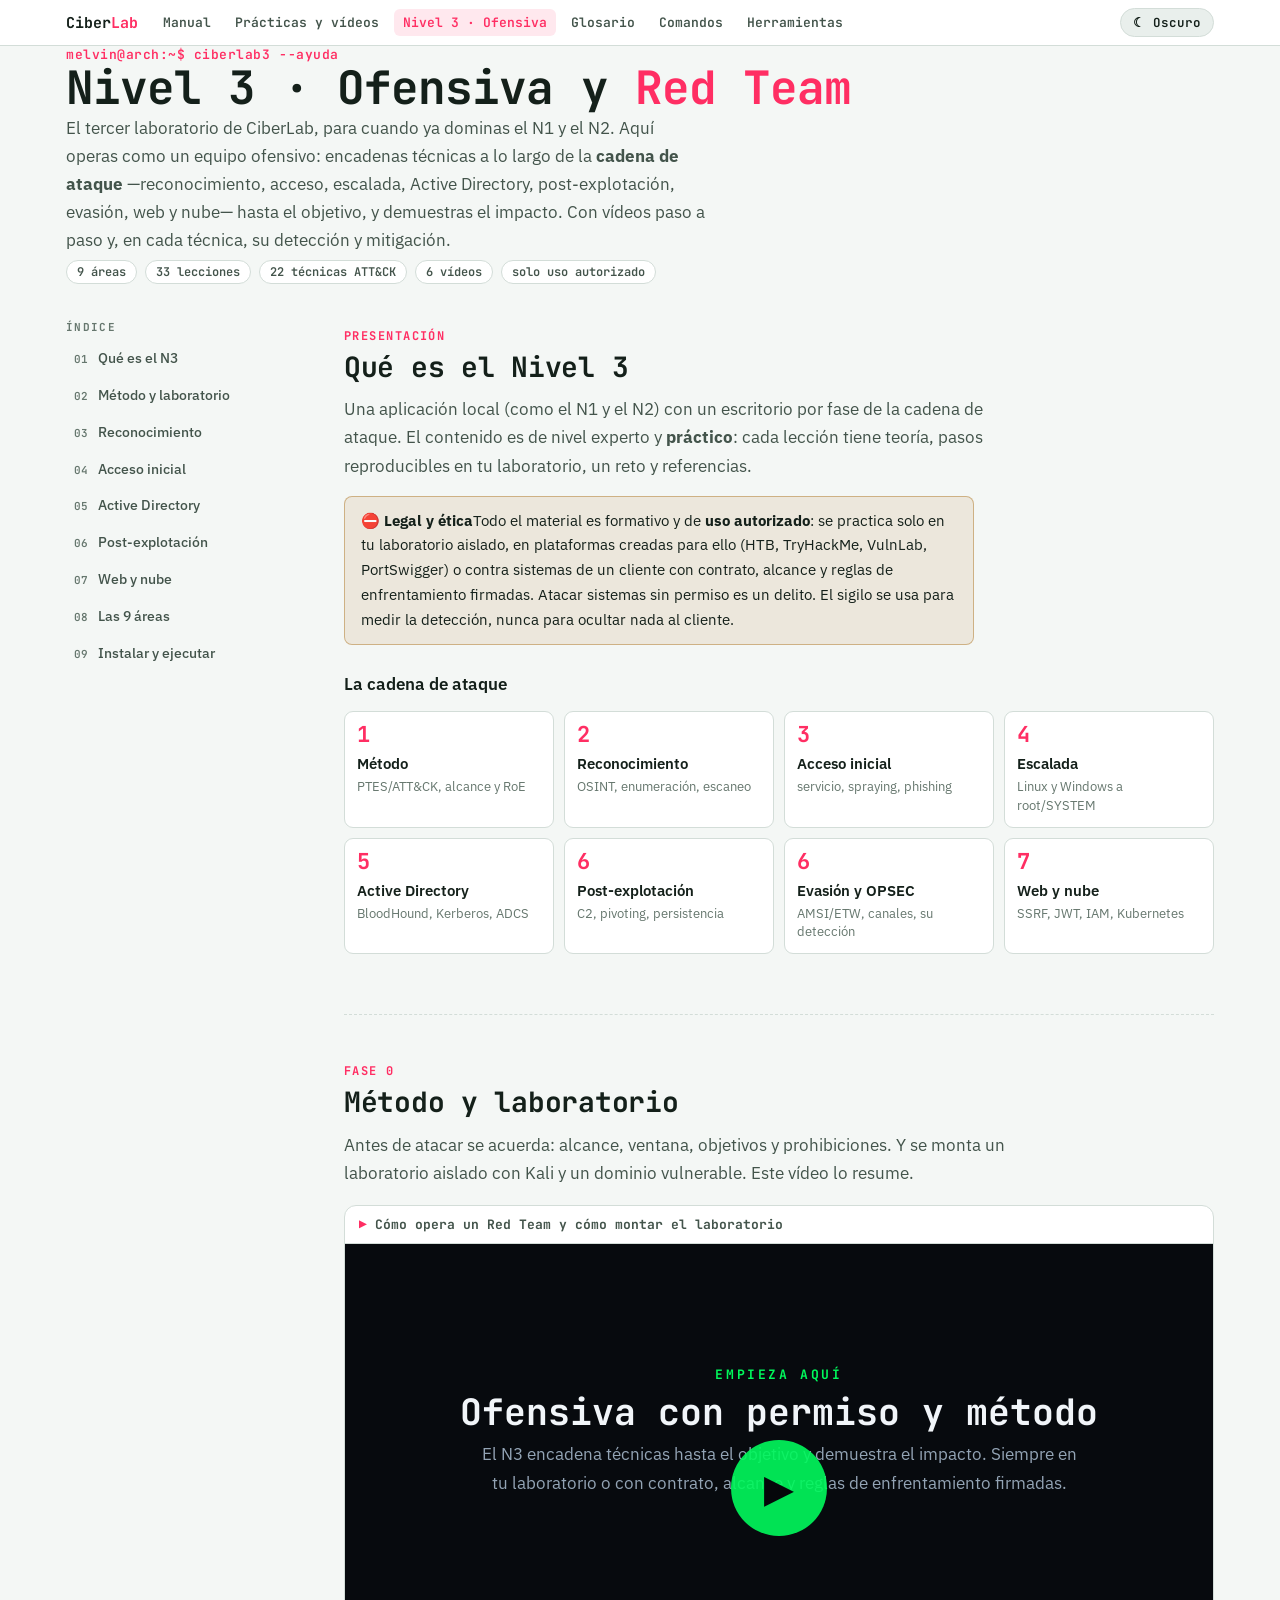
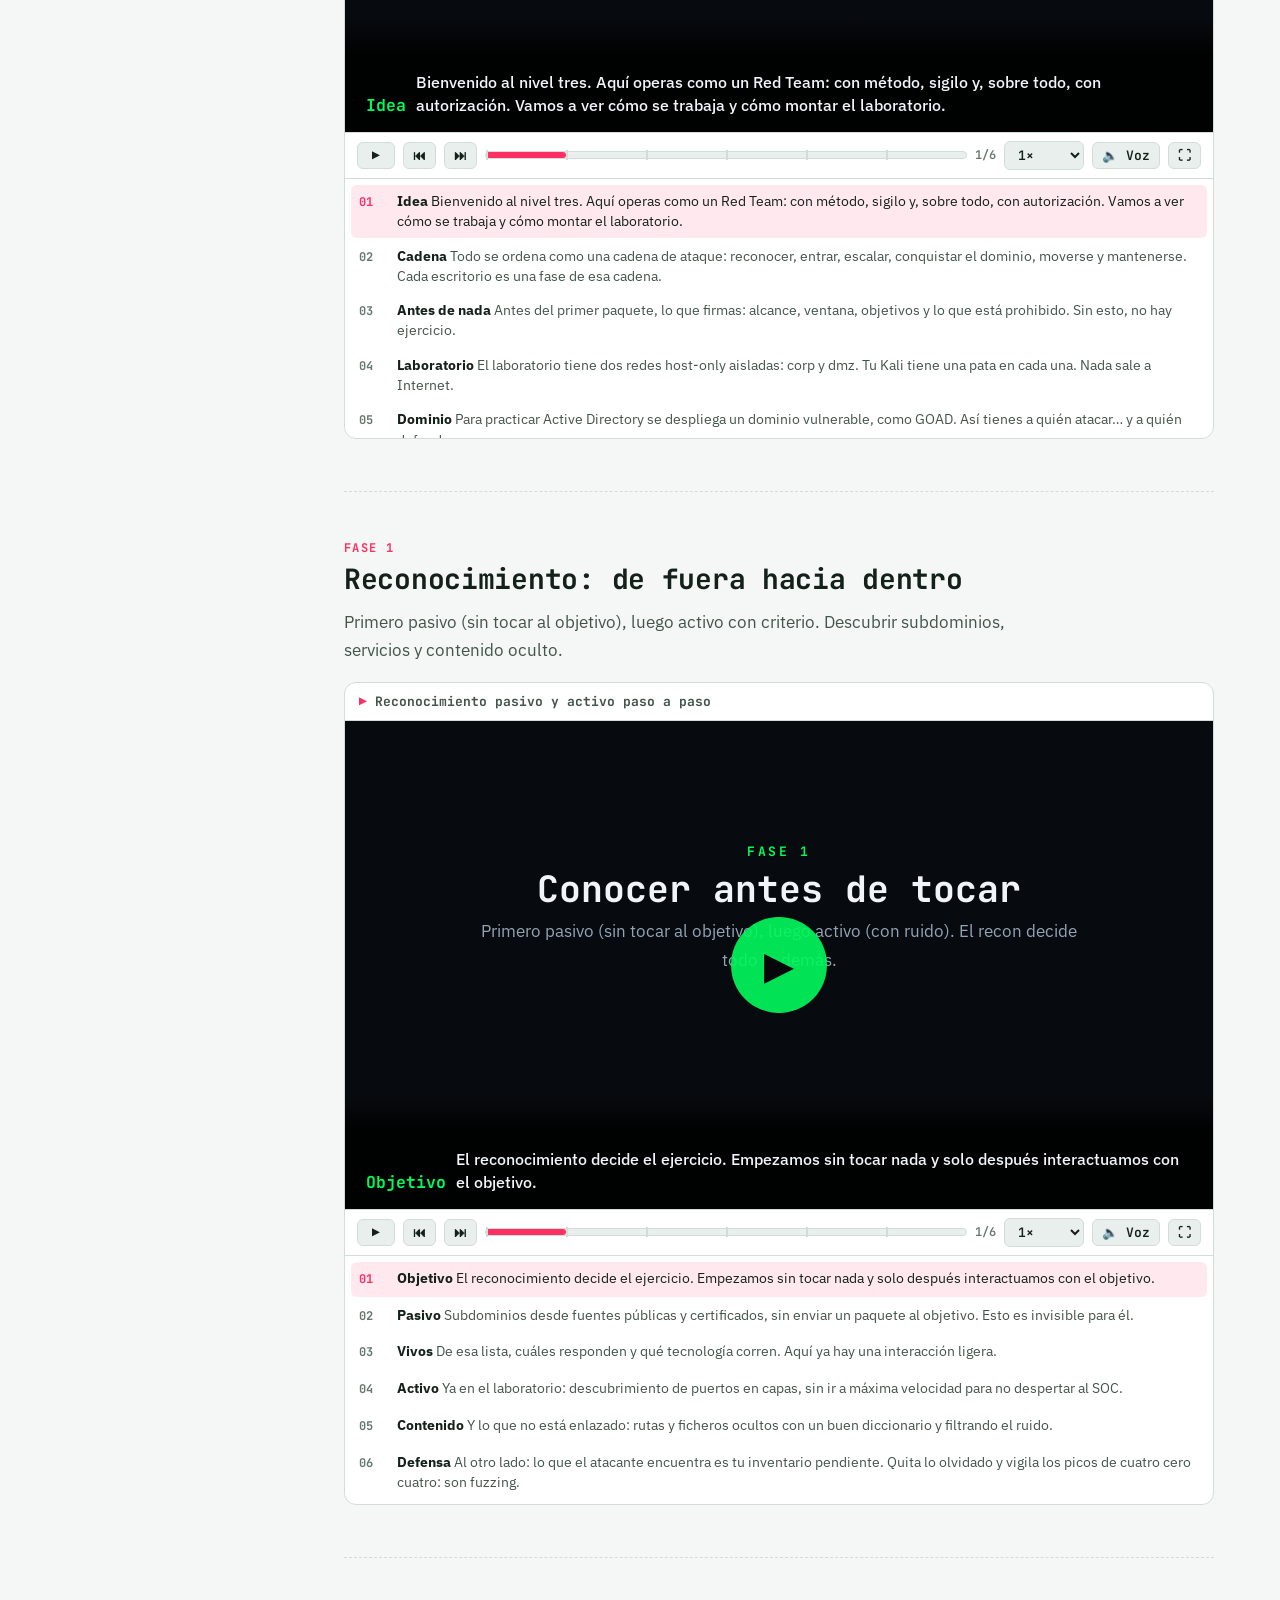
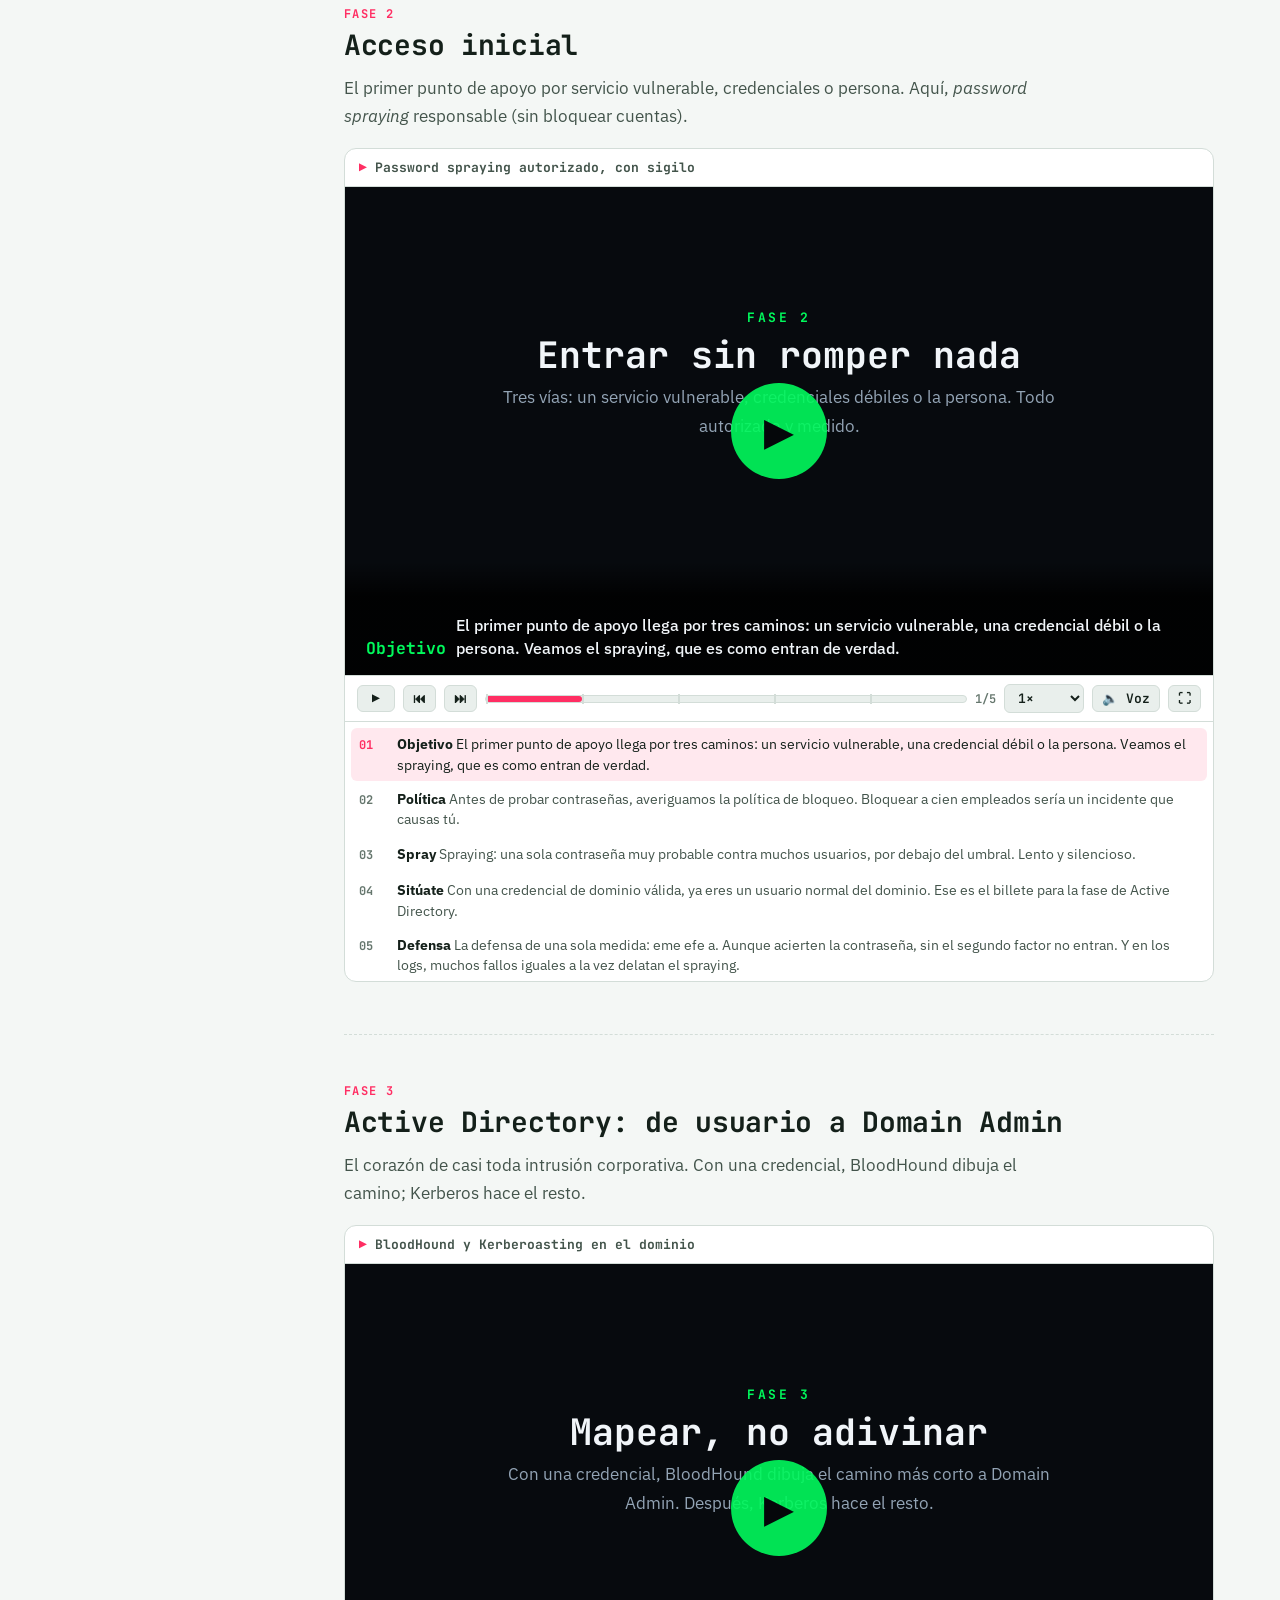
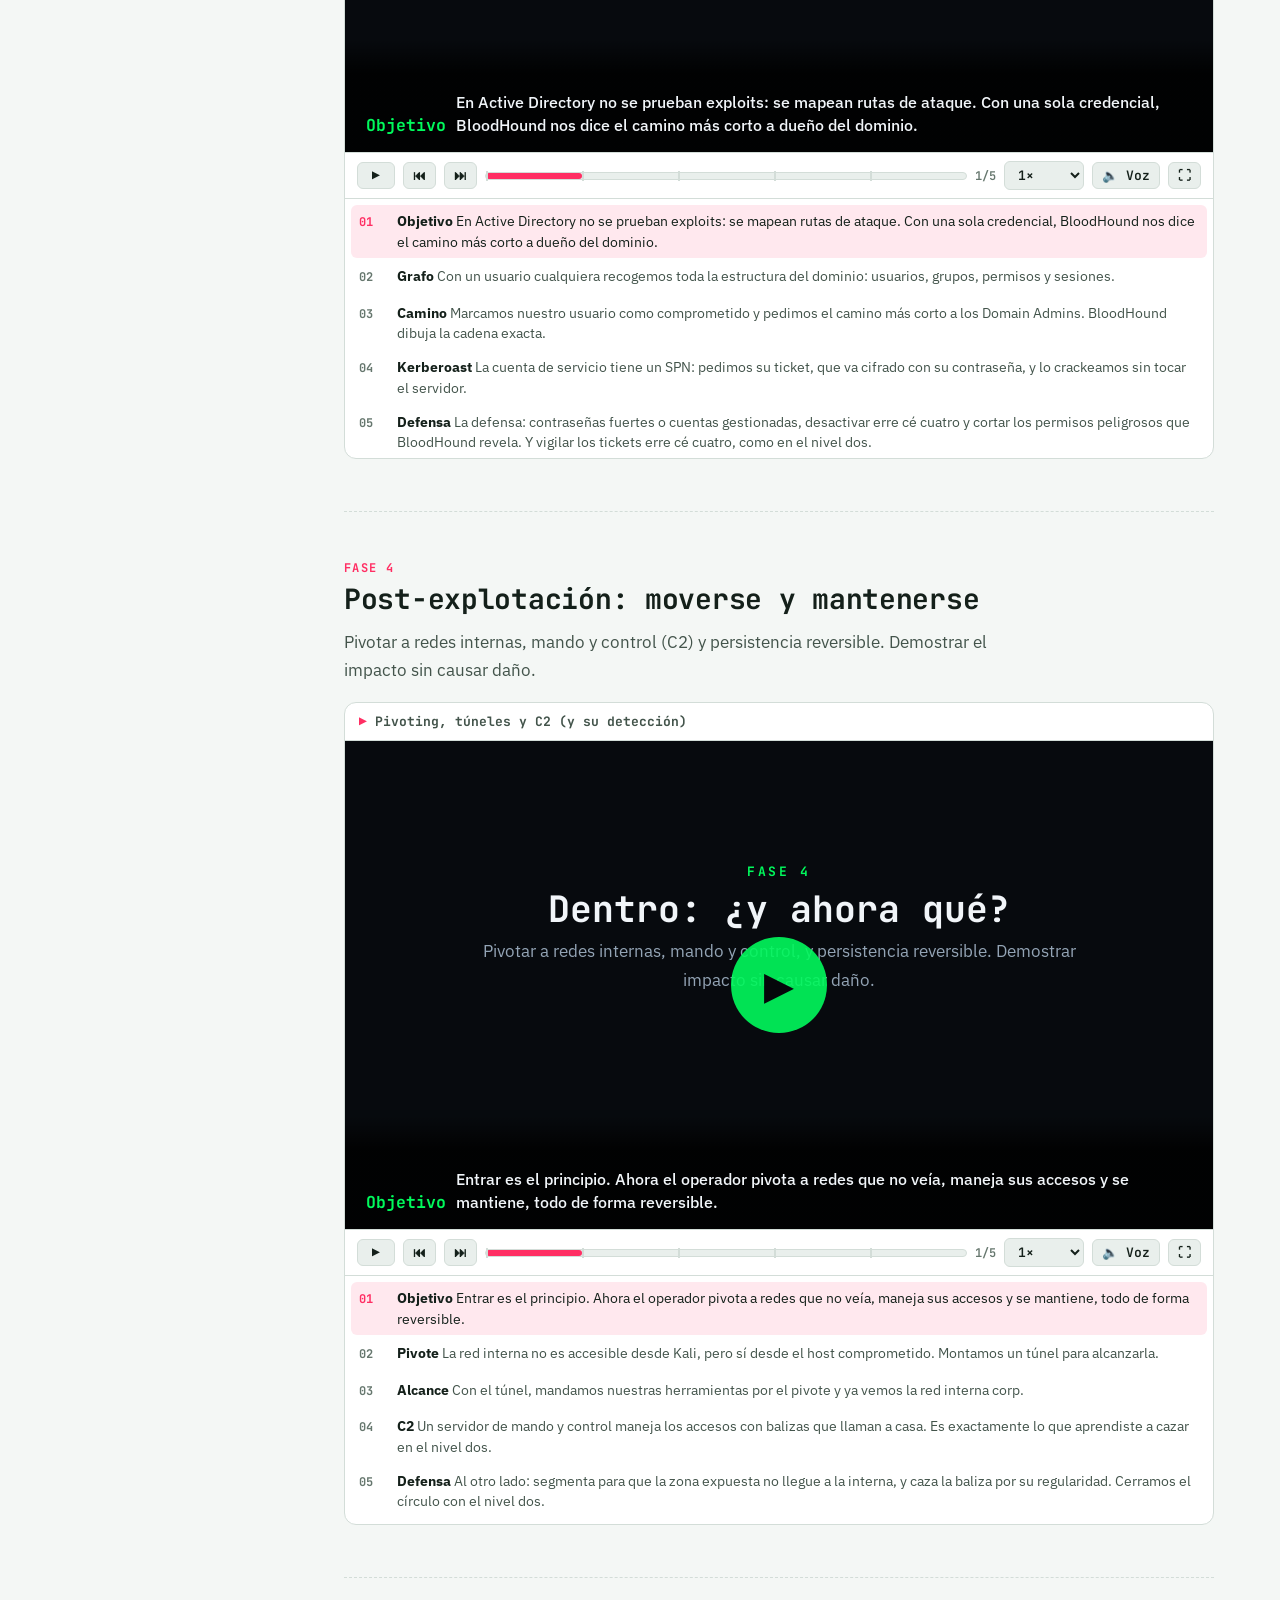
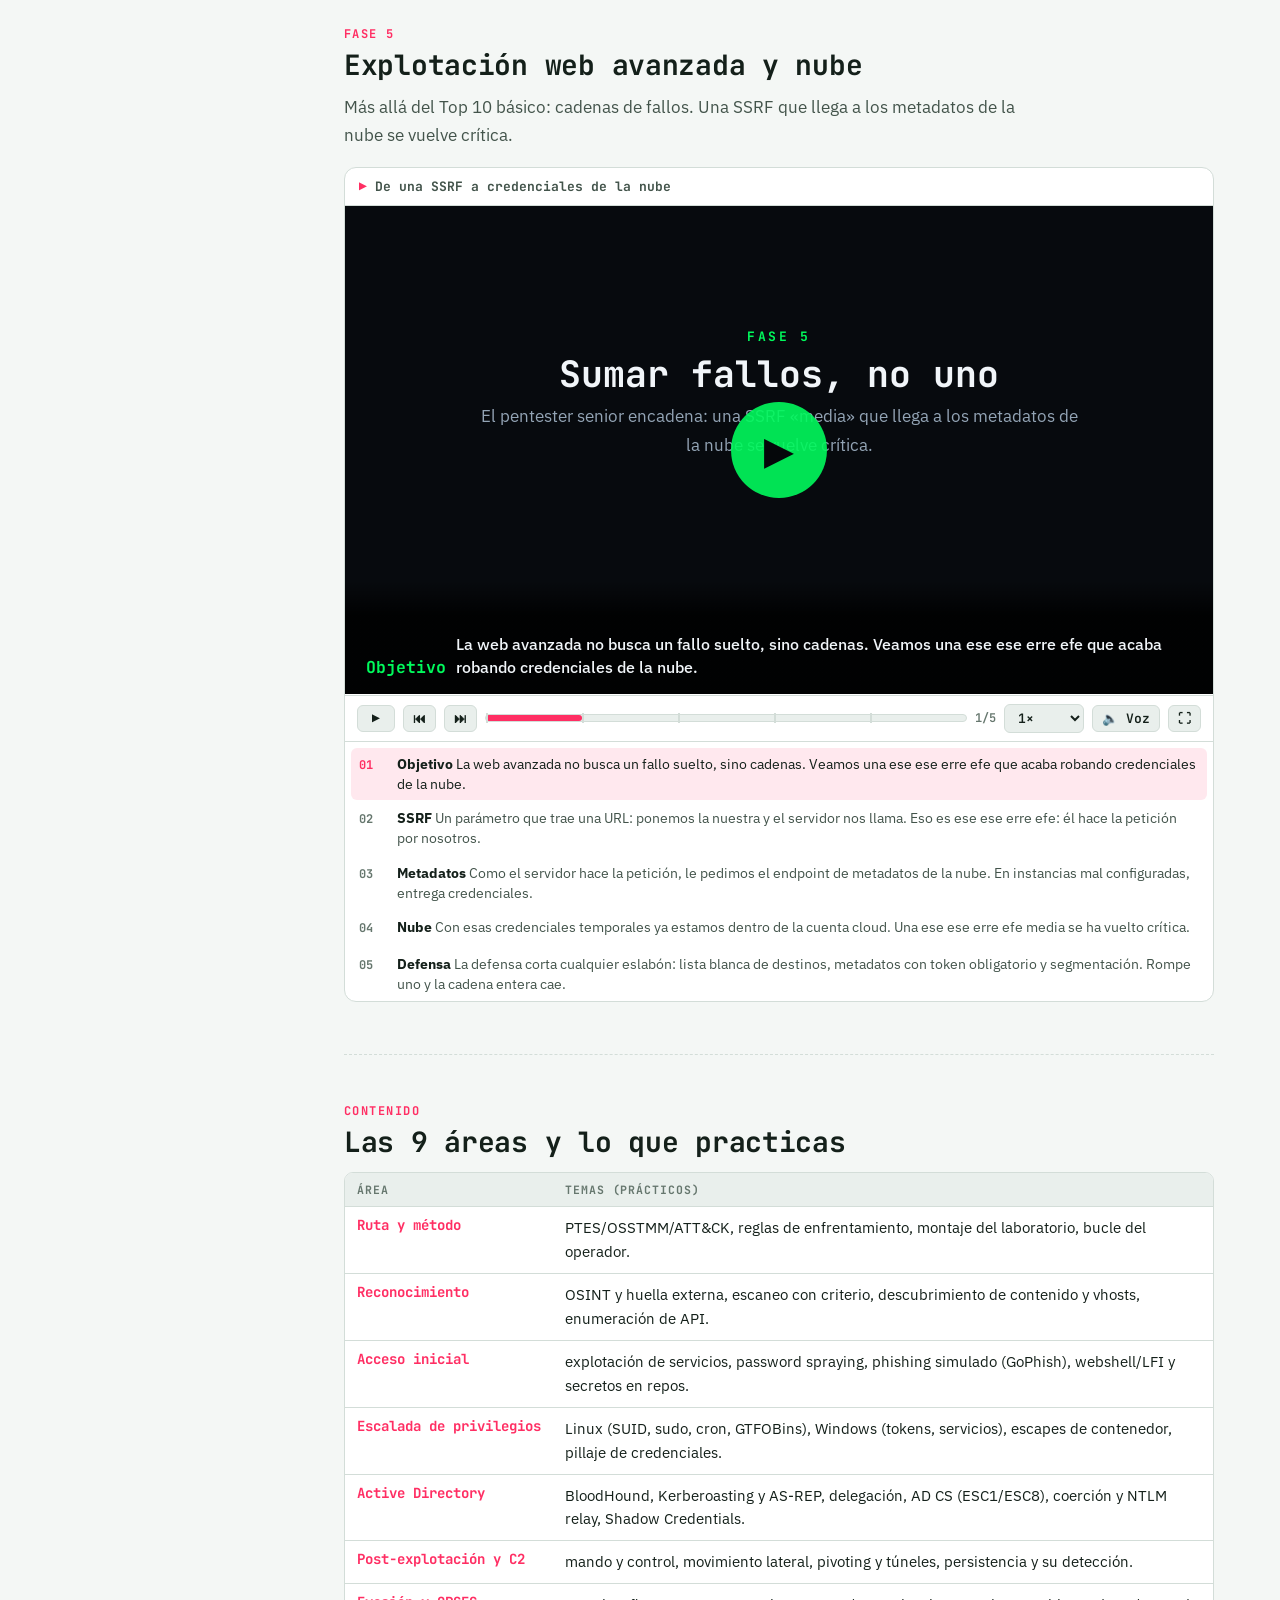
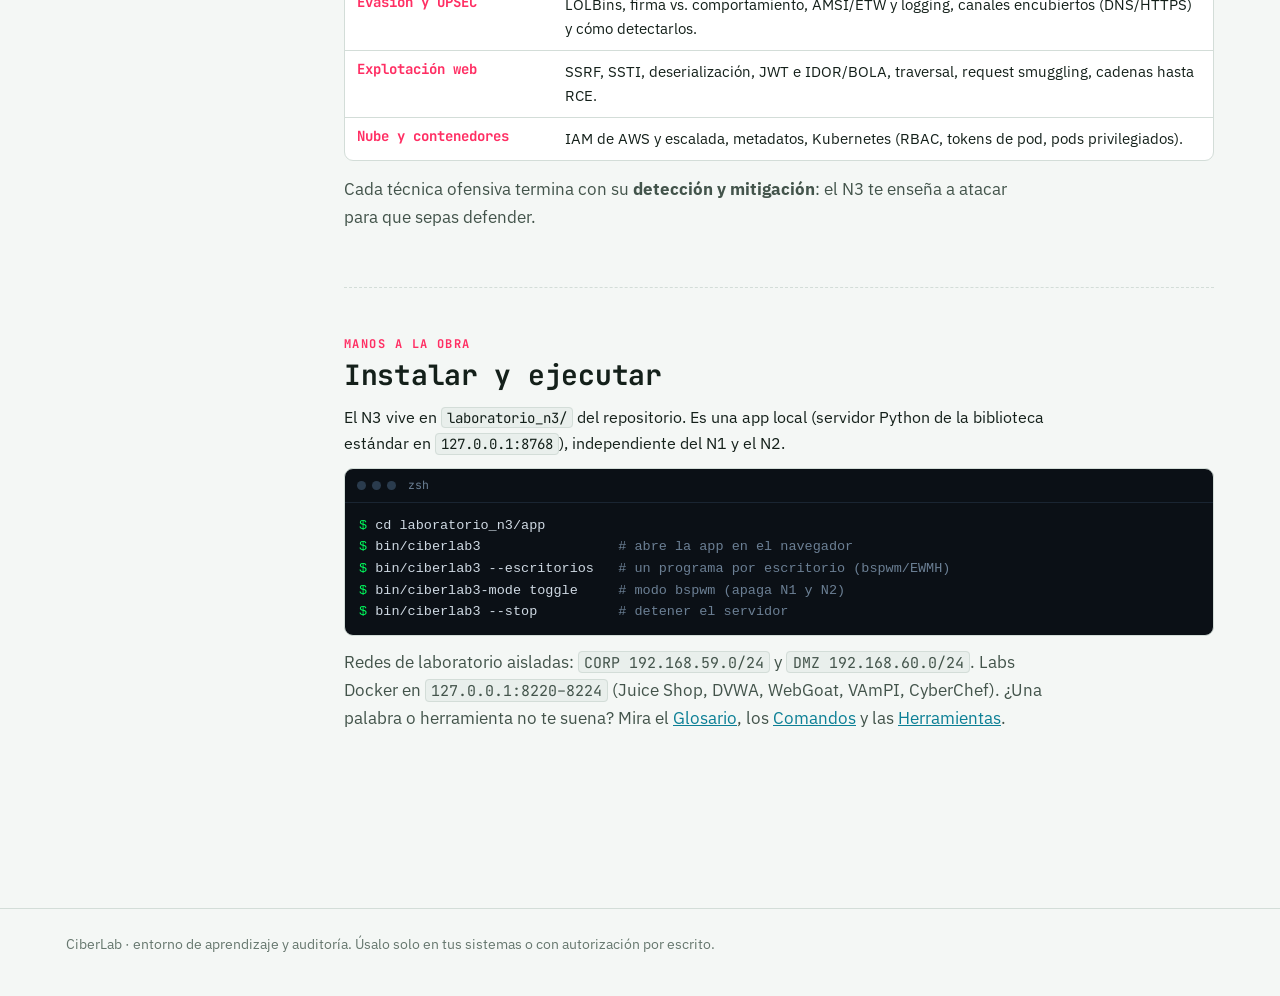
<file: docs/n3.html>
<!doctype html>
<html lang="es">
<head>
<meta charset="utf-8">
<meta name="viewport" content="width=device-width, initial-scale=1, viewport-fit=cover">
<title>Nivel 3 · Ofensiva y Red Team · CiberLab</title>
<meta name="description" content="CiberLab N3: laboratorio de ciberseguridad ofensiva (Red Team) por fases, con vídeos explicativos paso a paso, de reconocimiento a post-explotación. Solo uso autorizado.">
<link rel="preconnect" href="https://fonts.googleapis.com">
<link rel="preconnect" href="https://fonts.gstatic.com" crossorigin>
<link rel="stylesheet" href="https://fonts.googleapis.com/css2?family=IBM+Plex+Sans:ital,wght@0,400;0,500;0,600;1,400&family=JetBrains+Mono:wght@400;600;700&display=swap">
<link rel="stylesheet" href="assets/site.css">
<script>try{var t=localStorage.getItem('cl-theme');if(t)document.documentElement.dataset.theme=t;}catch(e){}</script>
<style>body.n3-accent{--acc:#ff2e63;--acc-soft:rgba(255,46,99,.11)}</style>
</head>
<body class="n3-accent">

<nav class="topnav"><div class="wrap">
  <a class="brand" href="index.html">Ciber<b>Lab</b></a>
  <a class="l" href="index.html">Manual</a>
  <a class="l" href="practicas.html">Prácticas y vídeos</a>
  <a class="l on" href="n3.html">Nivel 3 · Ofensiva</a>
  <a class="l" href="glosario.html">Glosario</a>
  <a class="l" href="comandos.html">Comandos</a>
  <a class="l" href="herramientas.html">Herramientas</a>
  <span class="sp"></span>
  <button class="l" id="theme" type="button">☾ Oscuro</button>
</div></nav>

<header><div class="wrap">
  <div class="prompt">melvin@arch:~$ ciberlab3 --ayuda</div>
  <h1>Nivel 3 · Ofensiva y <b>Red Team</b></h1>
  <p class="lead">El tercer laboratorio de CiberLab, para cuando ya dominas el N1 y el N2. Aquí operas como un equipo ofensivo: encadenas técnicas a lo largo de la <b>cadena de ataque</b> —reconocimiento, acceso, escalada, Active Directory, post-explotación, evasión, web y nube— hasta el objetivo, y demuestras el impacto. Con vídeos paso a paso y, en cada técnica, su detección y mitigación.</p>
  <div class="facts"><span>9 áreas</span><span>33 lecciones</span><span>22 técnicas ATT&CK</span><span>6 vídeos</span><span>solo uso autorizado</span></div>
</div></header>

<div class="wrap grid">
  <nav class="toc" aria-label="Índice">
    <p>Índice</p>
    <ol>
      <li><a href="#que">Qué es el N3</a></li>
      <li><a href="#metodo">Método y laboratorio</a></li>
      <li><a href="#recon">Reconocimiento</a></li>
      <li><a href="#acceso">Acceso inicial</a></li>
      <li><a href="#ad">Active Directory</a></li>
      <li><a href="#postexp">Post-explotación</a></li>
      <li><a href="#web">Web y nube</a></li>
      <li><a href="#areas">Las 9 áreas</a></li>
      <li><a href="#instalar">Instalar y ejecutar</a></li>
    </ol>
  </nav>
  <main>

  <section id="que">
    <p class="eyebrow">Presentación</p>
    <h2>Qué es el Nivel 3</h2>
    <p class="intro">Una aplicación local (como el N1 y el N2) con un escritorio por fase de la cadena de ataque. El contenido es de nivel experto y <b>práctico</b>: cada lección tiene teoría, pasos reproducibles en tu laboratorio, un reto y referencias.</p>
    <div class="warn"><b>⛔ Legal y ética</b>Todo el material es formativo y de <b>uso autorizado</b>: se practica solo en tu laboratorio aislado, en plataformas creadas para ello (HTB, TryHackMe, VulnLab, PortSwigger) o contra sistemas de un cliente con contrato, alcance y reglas de enfrentamiento firmadas. Atacar sistemas sin permiso es un delito. El sigilo se usa para medir la detección, nunca para ocultar nada al cliente.</div>
    <h3>La cadena de ataque</h3>
    <div class="desks">
      <div class="desk"><div class="n">1</div><div class="t">Método</div><div class="d">PTES/ATT&CK, alcance y RoE</div></div>
      <div class="desk"><div class="n">2</div><div class="t">Reconocimiento</div><div class="d">OSINT, enumeración, escaneo</div></div>
      <div class="desk"><div class="n">3</div><div class="t">Acceso inicial</div><div class="d">servicio, spraying, phishing</div></div>
      <div class="desk"><div class="n">4</div><div class="t">Escalada</div><div class="d">Linux y Windows a root/SYSTEM</div></div>
      <div class="desk"><div class="n">5</div><div class="t">Active Directory</div><div class="d">BloodHound, Kerberos, ADCS</div></div>
      <div class="desk"><div class="n">6</div><div class="t">Post-explotación</div><div class="d">C2, pivoting, persistencia</div></div>
      <div class="desk"><div class="n">6</div><div class="t">Evasión y OPSEC</div><div class="d">AMSI/ETW, canales, su detección</div></div>
      <div class="desk"><div class="n">7</div><div class="t">Web y nube</div><div class="d">SSRF, JWT, IAM, Kubernetes</div></div>
    </div>
  </section>

  <section id="metodo">
    <p class="eyebrow">Fase 0</p>
    <h2>Método y laboratorio</h2>
    <p class="intro">Antes de atacar se acuerda: alcance, ventana, objetivos y prohibiciones. Y se monta un laboratorio aislado con Kali y un dominio vulnerable. Este vídeo lo resume.</p>
    <div class="video"><h4>Cómo opera un Red Team y cómo montar el laboratorio</h4><div data-video="n3-intro"></div></div>
  </section>

  <section id="recon">
    <p class="eyebrow">Fase 1</p>
    <h2>Reconocimiento: de fuera hacia dentro</h2>
    <p class="intro">Primero pasivo (sin tocar al objetivo), luego activo con criterio. Descubrir subdominios, servicios y contenido oculto.</p>
    <div class="video"><h4>Reconocimiento pasivo y activo paso a paso</h4><div data-video="n3-recon"></div></div>
  </section>

  <section id="acceso">
    <p class="eyebrow">Fase 2</p>
    <h2>Acceso inicial</h2>
    <p class="intro">El primer punto de apoyo por servicio vulnerable, credenciales o persona. Aquí, <em>password spraying</em> responsable (sin bloquear cuentas).</p>
    <div class="video"><h4>Password spraying autorizado, con sigilo</h4><div data-video="n3-acceso"></div></div>
  </section>

  <section id="ad">
    <p class="eyebrow">Fase 3</p>
    <h2>Active Directory: de usuario a Domain Admin</h2>
    <p class="intro">El corazón de casi toda intrusión corporativa. Con una credencial, BloodHound dibuja el camino; Kerberos hace el resto.</p>
    <div class="video"><h4>BloodHound y Kerberoasting en el dominio</h4><div data-video="n3-ad"></div></div>
  </section>

  <section id="postexp">
    <p class="eyebrow">Fase 4</p>
    <h2>Post-explotación: moverse y mantenerse</h2>
    <p class="intro">Pivotar a redes internas, mando y control (C2) y persistencia reversible. Demostrar el impacto sin causar daño.</p>
    <div class="video"><h4>Pivoting, túneles y C2 (y su detección)</h4><div data-video="n3-postexp"></div></div>
  </section>

  <section id="web">
    <p class="eyebrow">Fase 5</p>
    <h2>Explotación web avanzada y nube</h2>
    <p class="intro">Más allá del Top 10 básico: cadenas de fallos. Una SSRF que llega a los metadatos de la nube se vuelve crítica.</p>
    <div class="video"><h4>De una SSRF a credenciales de la nube</h4><div data-video="n3-web"></div></div>
  </section>

  <section id="areas">
    <p class="eyebrow">Contenido</p>
    <h2>Las 9 áreas y lo que practicas</h2>
    <div class="tbl"><table>
      <thead><tr><th>Área</th><th>Temas (prácticos)</th></tr></thead>
      <tbody>
        <tr><td class="k">Ruta y método</td><td>PTES/OSSTMM/ATT&CK, reglas de enfrentamiento, montaje del laboratorio, bucle del operador.</td></tr>
        <tr><td class="k">Reconocimiento</td><td>OSINT y huella externa, escaneo con criterio, descubrimiento de contenido y vhosts, enumeración de API.</td></tr>
        <tr><td class="k">Acceso inicial</td><td>explotación de servicios, password spraying, phishing simulado (GoPhish), webshell/LFI y secretos en repos.</td></tr>
        <tr><td class="k">Escalada de privilegios</td><td>Linux (SUID, sudo, cron, GTFOBins), Windows (tokens, servicios), escapes de contenedor, pillaje de credenciales.</td></tr>
        <tr><td class="k">Active Directory</td><td>BloodHound, Kerberoasting y AS-REP, delegación, AD CS (ESC1/ESC8), coerción y NTLM relay, Shadow Credentials.</td></tr>
        <tr><td class="k">Post-explotación y C2</td><td>mando y control, movimiento lateral, pivoting y túneles, persistencia y su detección.</td></tr>
        <tr><td class="k">Evasión y OPSEC</td><td>LOLBins, firma vs. comportamiento, AMSI/ETW y logging, canales encubiertos (DNS/HTTPS) y cómo detectarlos.</td></tr>
        <tr><td class="k">Explotación web</td><td>SSRF, SSTI, deserialización, JWT e IDOR/BOLA, traversal, request smuggling, cadenas hasta RCE.</td></tr>
        <tr><td class="k">Nube y contenedores</td><td>IAM de AWS y escalada, metadatos, Kubernetes (RBAC, tokens de pod, pods privilegiados).</td></tr>
      </tbody>
    </table></div>
    <p class="intro">Cada técnica ofensiva termina con su <b>detección y mitigación</b>: el N3 te enseña a atacar para que sepas defender.</p>
  </section>

  <section id="instalar">
    <p class="eyebrow">Manos a la obra</p>
    <h2>Instalar y ejecutar</h2>
    <p>El N3 vive en <code>laboratorio_n3/</code> del repositorio. Es una app local (servidor Python de la biblioteca estándar en <code>127.0.0.1:8768</code>), independiente del N1 y el N2.</p>
    <div class="term"><div class="bar"><i></i><i></i><i></i><span>zsh</span></div><pre><span class="p">$ </span>cd laboratorio_n3/app
<span class="p">$ </span>bin/ciberlab3                 <span class="c"># abre la app en el navegador</span>
<span class="p">$ </span>bin/ciberlab3 --escritorios   <span class="c"># un programa por escritorio (bspwm/EWMH)</span>
<span class="p">$ </span>bin/ciberlab3-mode toggle     <span class="c"># modo bspwm (apaga N1 y N2)</span>
<span class="p">$ </span>bin/ciberlab3 --stop          <span class="c"># detener el servidor</span></pre></div>
    <p class="intro">Redes de laboratorio aisladas: <code>CORP 192.168.59.0/24</code> y <code>DMZ 192.168.60.0/24</code>. Labs Docker en <code>127.0.0.1:8220–8224</code> (Juice Shop, DVWA, WebGoat, VAmPI, CyberChef). ¿Una palabra o herramienta no te suena? Mira el <a href="glosario.html">Glosario</a>, los <a href="comandos.html">Comandos</a> y las <a href="herramientas.html">Herramientas</a>.</p>
  </section>

  </main>
</div>

<footer><div class="wrap">CiberLab · entorno de aprendizaje y auditoría. Úsalo solo en tus sistemas o con autorización por escrito.</div></footer>

<script src="assets/videos-n3.js"></script>
<script src="assets/site.js"></script>
</body>
</html>
</file>
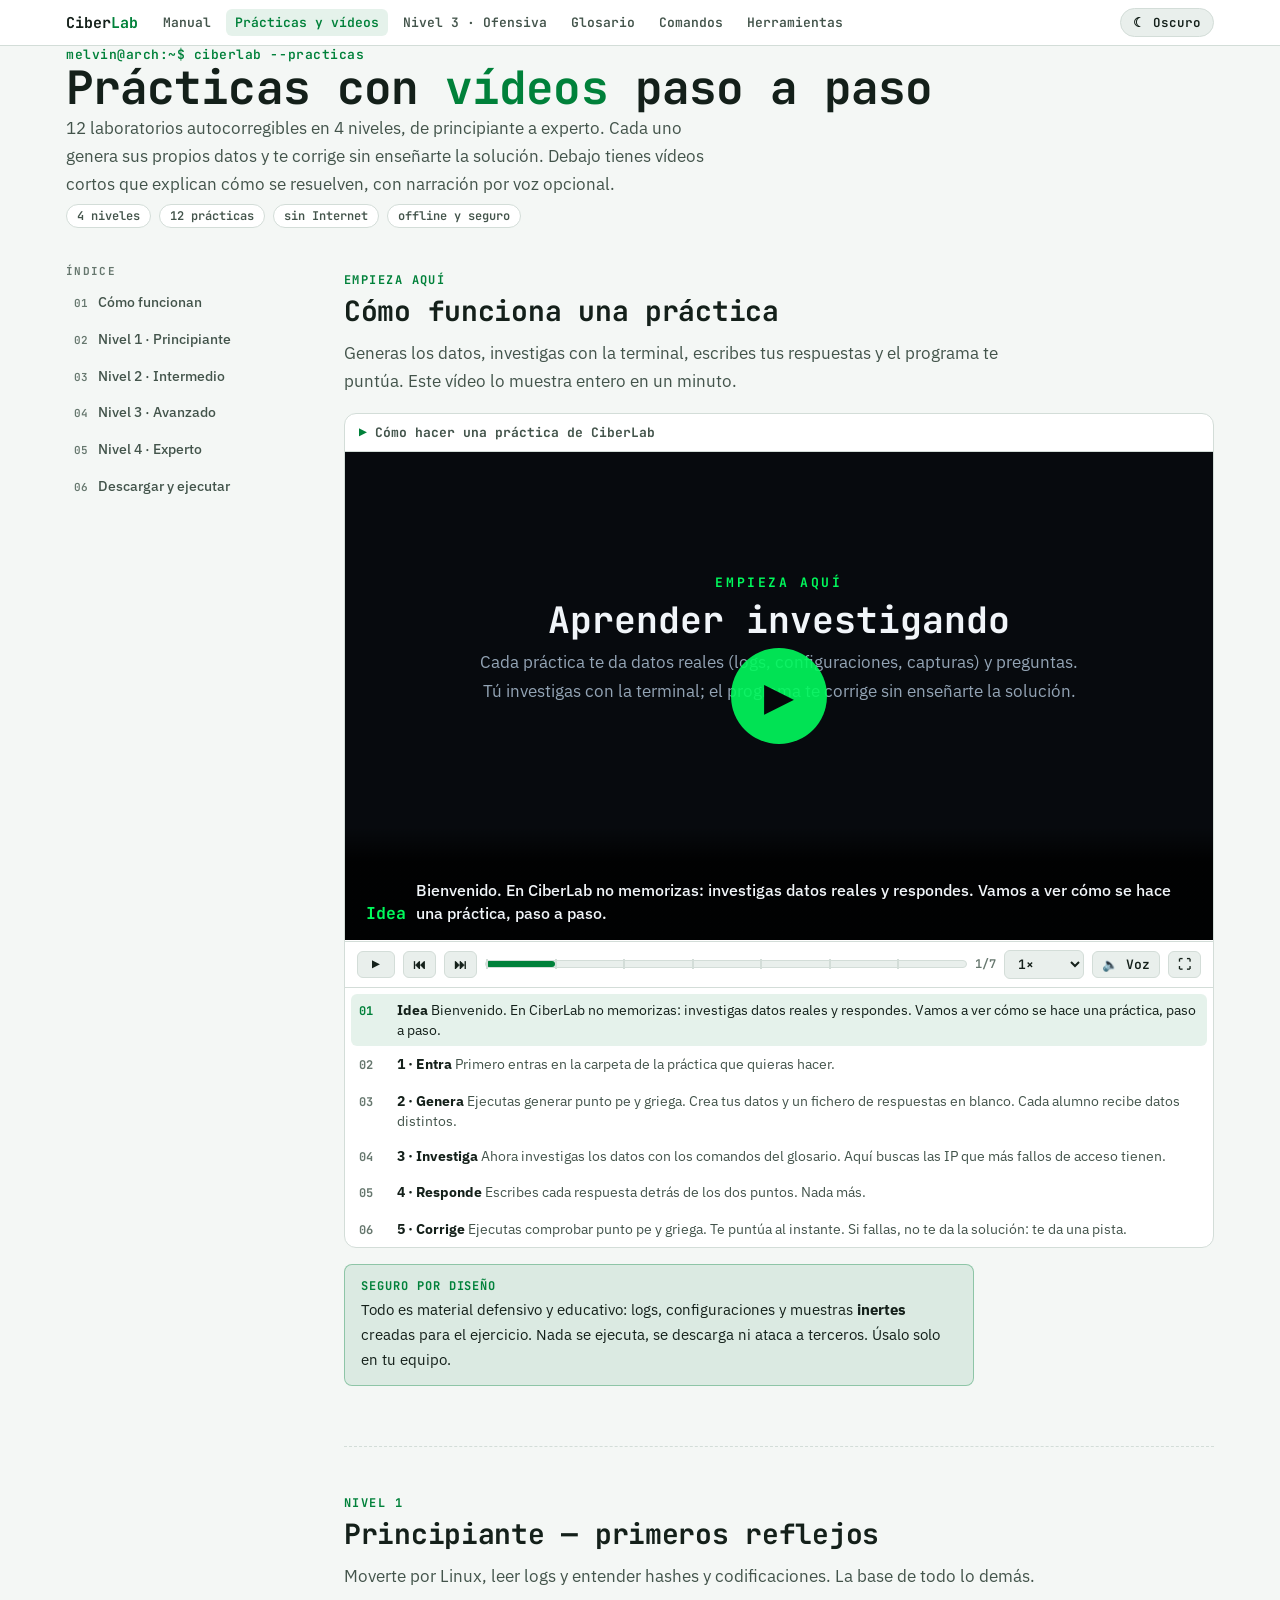
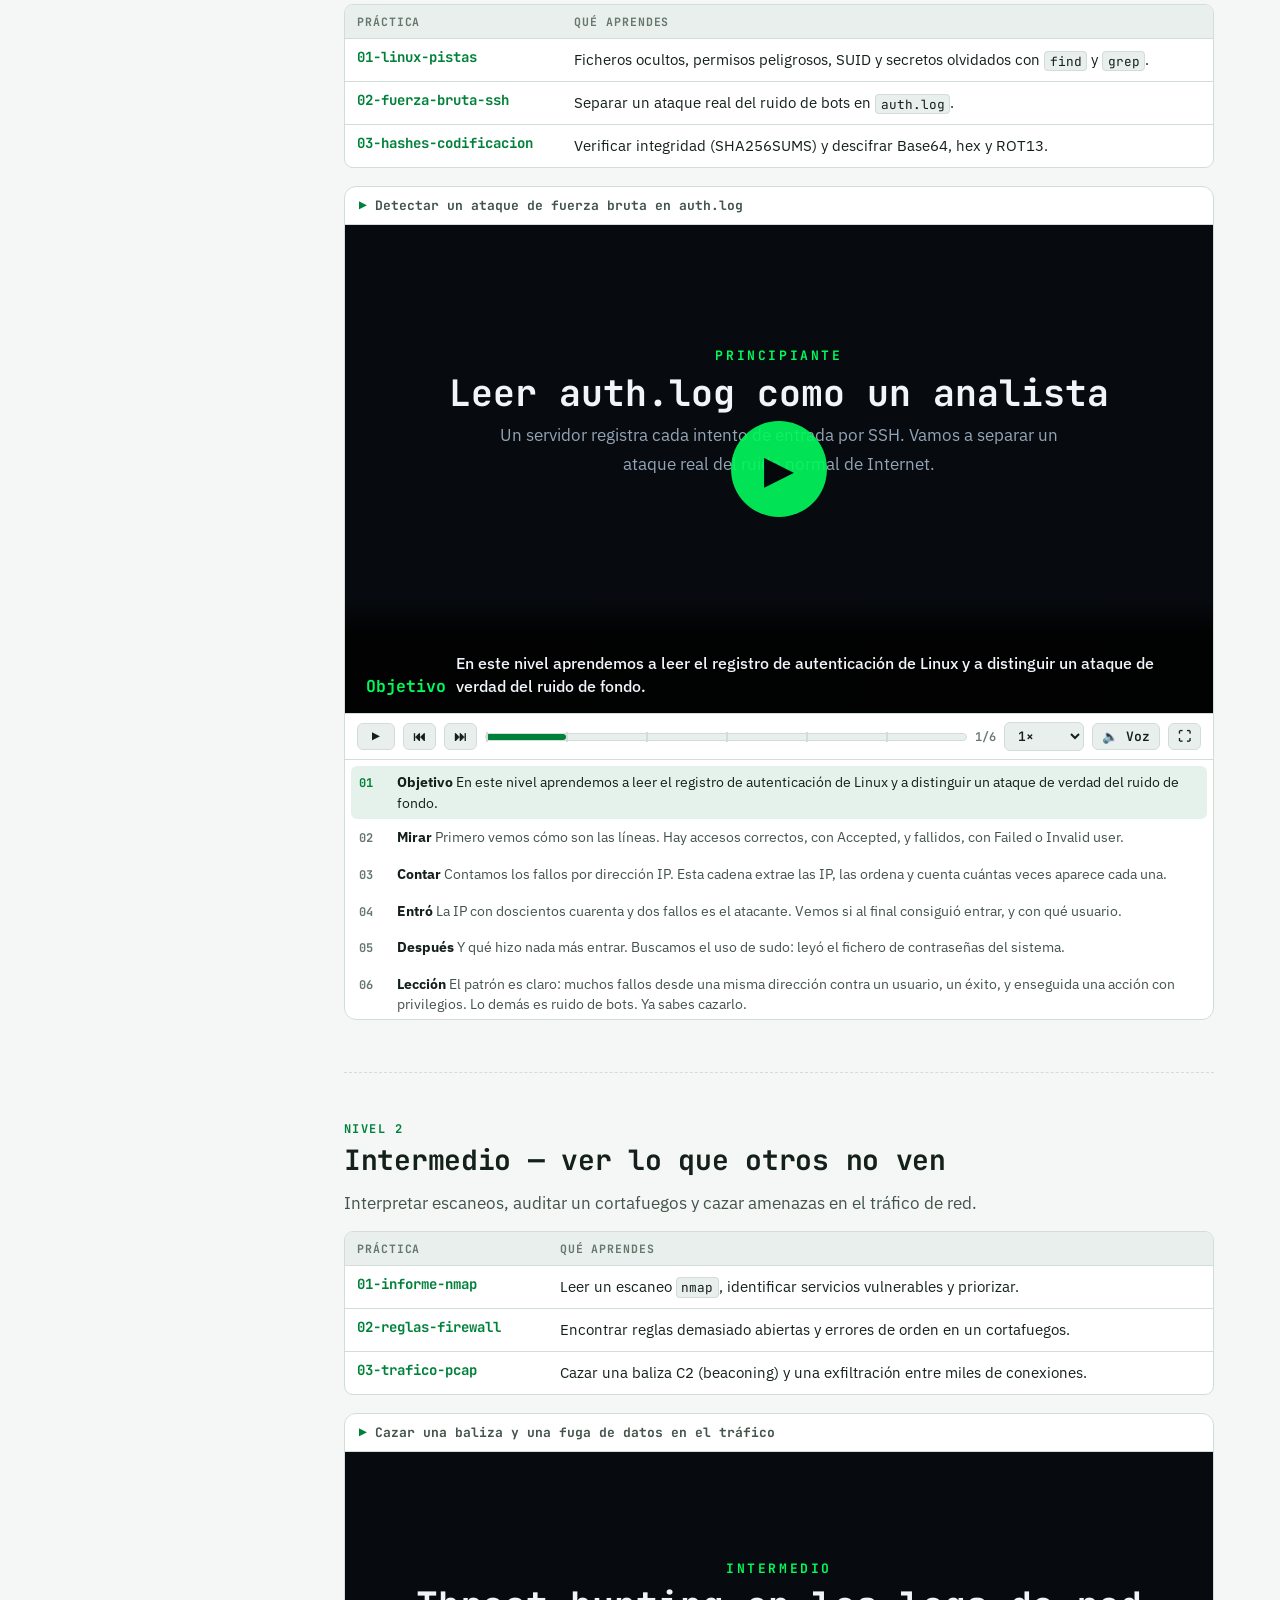
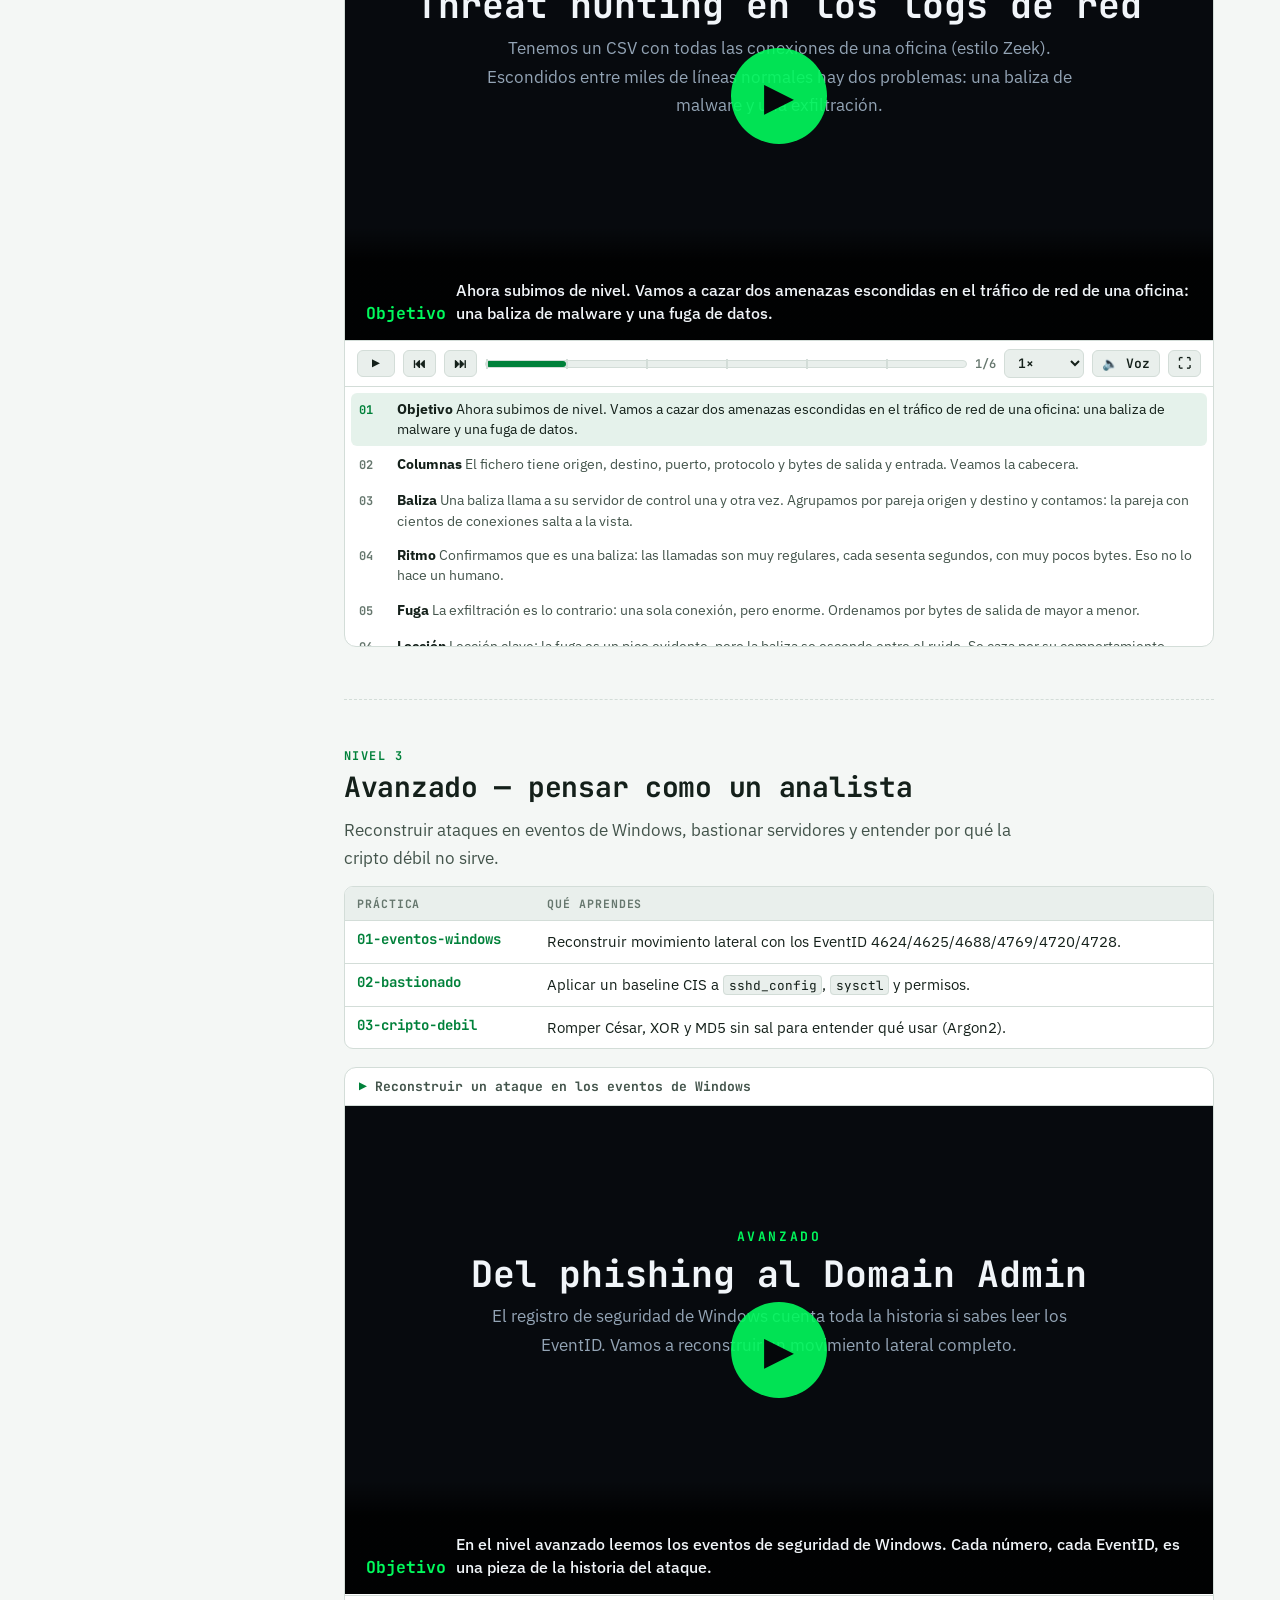
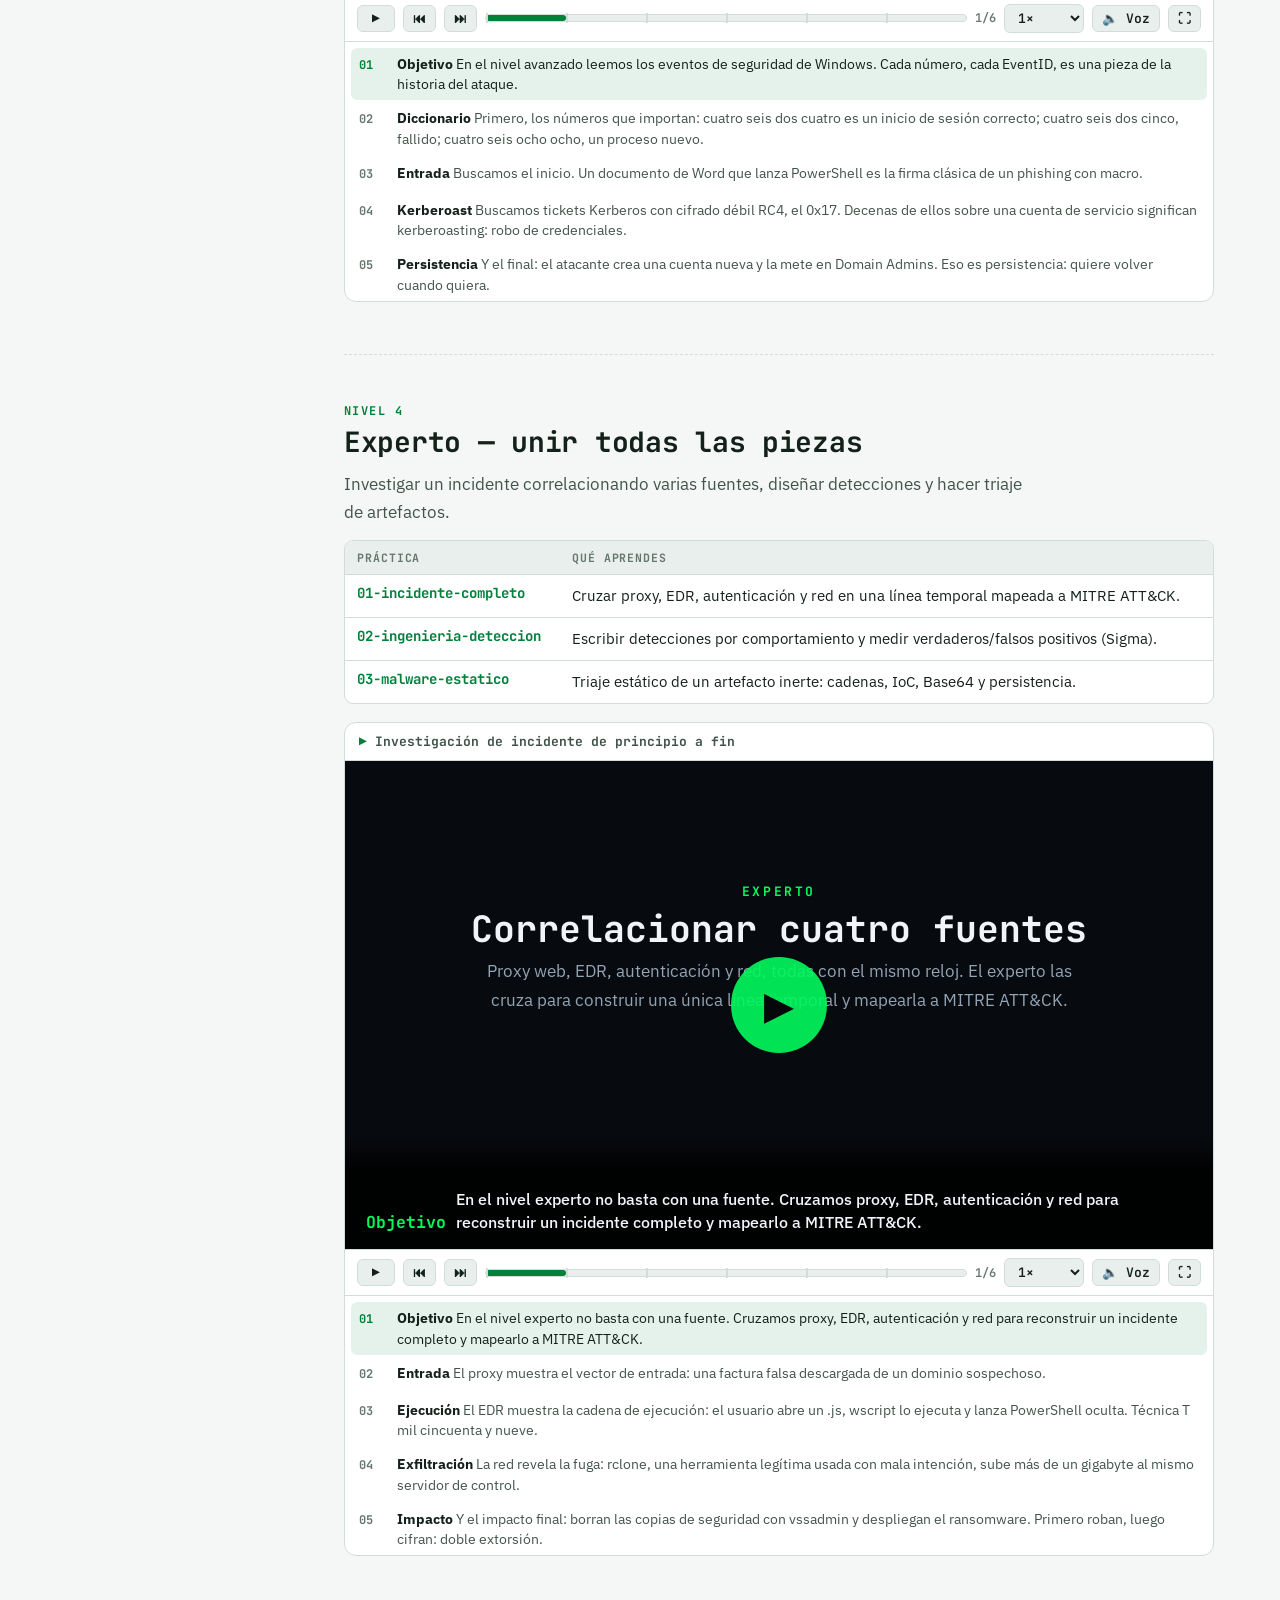
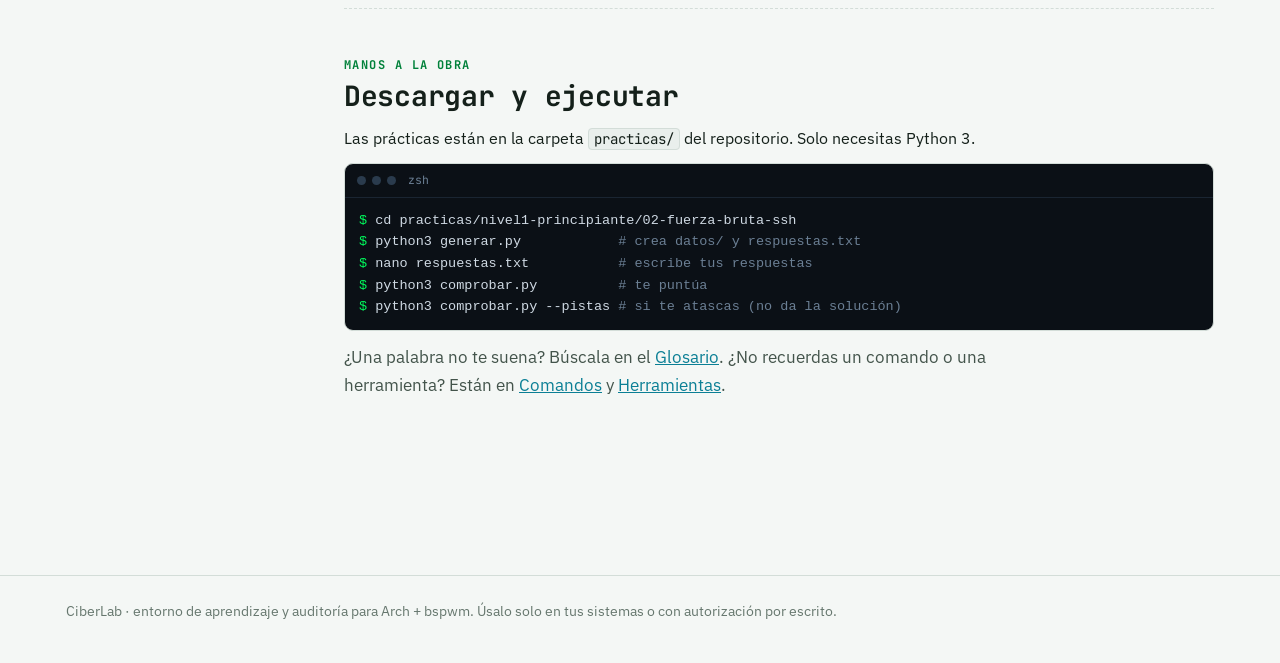
<file: docs/practicas.html>
<!doctype html>
<html lang="es">
<head>
<meta charset="utf-8">
<meta name="viewport" content="width=device-width, initial-scale=1, viewport-fit=cover">
<title>Prácticas y vídeos · CiberLab</title>
<meta name="description" content="12 prácticas de ciberseguridad autocorregibles en 4 niveles, con vídeos explicativos paso a paso, de principiante a experto.">
<link rel="preconnect" href="https://fonts.googleapis.com">
<link rel="preconnect" href="https://fonts.gstatic.com" crossorigin>
<link rel="stylesheet" href="https://fonts.googleapis.com/css2?family=IBM+Plex+Sans:ital,wght@0,400;0,500;0,600;1,400&family=JetBrains+Mono:wght@400;600;700&display=swap">
<link rel="stylesheet" href="assets/site.css">
<script>try{var t=localStorage.getItem('cl-theme');if(t)document.documentElement.dataset.theme=t;}catch(e){}</script>
</head>
<body>

<nav class="topnav"><div class="wrap">
  <a class="brand" href="index.html">Ciber<b>Lab</b></a>
  <a class="l" href="index.html">Manual</a>
  <a class="l on" href="practicas.html">Prácticas y vídeos</a>
  <a class="l" href="n3.html">Nivel 3 · Ofensiva</a>
  <a class="l" href="glosario.html">Glosario</a>
  <a class="l" href="comandos.html">Comandos</a>
  <a class="l" href="herramientas.html">Herramientas</a>
  <span class="sp"></span>
  <button class="l" id="theme" type="button">☾ Oscuro</button>
</div></nav>

<header><div class="wrap">
  <div class="prompt">melvin@arch:~$ ciberlab --practicas</div>
  <h1>Prácticas con <b>vídeos</b> paso a paso</h1>
  <p class="lead">12 laboratorios autocorregibles en 4 niveles, de principiante a experto. Cada uno genera sus propios datos y te corrige sin enseñarte la solución. Debajo tienes vídeos cortos que explican cómo se resuelven, con narración por voz opcional.</p>
  <div class="facts"><span>4 niveles</span><span>12 prácticas</span><span>sin Internet</span><span>offline y seguro</span></div>
</div></header>

<div class="wrap grid">
  <nav class="toc" aria-label="Índice">
    <p>Índice</p>
    <ol>
      <li><a href="#empezar">Cómo funcionan</a></li>
      <li><a href="#n1">Nivel 1 · Principiante</a></li>
      <li><a href="#n2">Nivel 2 · Intermedio</a></li>
      <li><a href="#n3">Nivel 3 · Avanzado</a></li>
      <li><a href="#n4">Nivel 4 · Experto</a></li>
      <li><a href="#descargar">Descargar y ejecutar</a></li>
    </ol>
  </nav>
  <main>

  <section id="empezar">
    <p class="eyebrow">Empieza aquí</p>
    <h2>Cómo funciona una práctica</h2>
    <p class="intro">Generas los datos, investigas con la terminal, escribes tus respuestas y el programa te puntúa. Este vídeo lo muestra entero en un minuto.</p>
    <div class="video"><h4>Cómo hacer una práctica de CiberLab</h4><div data-video="intro"></div></div>
    <div class="note"><b class="h">Seguro por diseño</b>Todo es material defensivo y educativo: logs, configuraciones y muestras <b>inertes</b> creadas para el ejercicio. Nada se ejecuta, se descarga ni ataca a terceros. Úsalo solo en tu equipo.</div>
  </section>

  <section id="n1">
    <p class="eyebrow">Nivel 1</p>
    <h2>Principiante — primeros reflejos</h2>
    <p class="intro">Moverte por Linux, leer logs y entender hashes y codificaciones. La base de todo lo demás.</p>
    <div class="tbl"><table>
      <thead><tr><th>Práctica</th><th>Qué aprendes</th></tr></thead>
      <tbody>
        <tr><td class="k">01-linux-pistas</td><td>Ficheros ocultos, permisos peligrosos, SUID y secretos olvidados con <code>find</code> y <code>grep</code>.</td></tr>
        <tr><td class="k">02-fuerza-bruta-ssh</td><td>Separar un ataque real del ruido de bots en <code>auth.log</code>.</td></tr>
        <tr><td class="k">03-hashes-codificacion</td><td>Verificar integridad (SHA256SUMS) y descifrar Base64, hex y ROT13.</td></tr>
      </tbody>
    </table></div>
    <div class="video"><h4>Detectar un ataque de fuerza bruta en auth.log</h4><div data-video="n1-fuerzabruta"></div></div>
  </section>

  <section id="n2">
    <p class="eyebrow">Nivel 2</p>
    <h2>Intermedio — ver lo que otros no ven</h2>
    <p class="intro">Interpretar escaneos, auditar un cortafuegos y cazar amenazas en el tráfico de red.</p>
    <div class="tbl"><table>
      <thead><tr><th>Práctica</th><th>Qué aprendes</th></tr></thead>
      <tbody>
        <tr><td class="k">01-informe-nmap</td><td>Leer un escaneo <code>nmap</code>, identificar servicios vulnerables y priorizar.</td></tr>
        <tr><td class="k">02-reglas-firewall</td><td>Encontrar reglas demasiado abiertas y errores de orden en un cortafuegos.</td></tr>
        <tr><td class="k">03-trafico-pcap</td><td>Cazar una baliza C2 (beaconing) y una exfiltración entre miles de conexiones.</td></tr>
      </tbody>
    </table></div>
    <div class="video"><h4>Cazar una baliza y una fuga de datos en el tráfico</h4><div data-video="n2-trafico"></div></div>
  </section>

  <section id="n3">
    <p class="eyebrow">Nivel 3</p>
    <h2>Avanzado — pensar como un analista</h2>
    <p class="intro">Reconstruir ataques en eventos de Windows, bastionar servidores y entender por qué la cripto débil no sirve.</p>
    <div class="tbl"><table>
      <thead><tr><th>Práctica</th><th>Qué aprendes</th></tr></thead>
      <tbody>
        <tr><td class="k">01-eventos-windows</td><td>Reconstruir movimiento lateral con los EventID 4624/4625/4688/4769/4720/4728.</td></tr>
        <tr><td class="k">02-bastionado</td><td>Aplicar un baseline CIS a <code>sshd_config</code>, <code>sysctl</code> y permisos.</td></tr>
        <tr><td class="k">03-cripto-debil</td><td>Romper César, XOR y MD5 sin sal para entender qué usar (Argon2).</td></tr>
      </tbody>
    </table></div>
    <div class="video"><h4>Reconstruir un ataque en los eventos de Windows</h4><div data-video="n3-windows"></div></div>
  </section>

  <section id="n4">
    <p class="eyebrow">Nivel 4</p>
    <h2>Experto — unir todas las piezas</h2>
    <p class="intro">Investigar un incidente correlacionando varias fuentes, diseñar detecciones y hacer triaje de artefactos.</p>
    <div class="tbl"><table>
      <thead><tr><th>Práctica</th><th>Qué aprendes</th></tr></thead>
      <tbody>
        <tr><td class="k">01-incidente-completo</td><td>Cruzar proxy, EDR, autenticación y red en una línea temporal mapeada a MITRE ATT&CK.</td></tr>
        <tr><td class="k">02-ingenieria-deteccion</td><td>Escribir detecciones por comportamiento y medir verdaderos/falsos positivos (Sigma).</td></tr>
        <tr><td class="k">03-malware-estatico</td><td>Triaje estático de un artefacto inerte: cadenas, IoC, Base64 y persistencia.</td></tr>
      </tbody>
    </table></div>
    <div class="video"><h4>Investigación de incidente de principio a fin</h4><div data-video="n4-incidente"></div></div>
  </section>

  <section id="descargar">
    <p class="eyebrow">Manos a la obra</p>
    <h2>Descargar y ejecutar</h2>
    <p>Las prácticas están en la carpeta <code>practicas/</code> del repositorio. Solo necesitas Python 3.</p>
    <div class="term"><div class="bar"><i></i><i></i><i></i><span>zsh</span></div><pre><span class="p">$ </span>cd practicas/nivel1-principiante/02-fuerza-bruta-ssh
<span class="p">$ </span>python3 generar.py            <span class="c"># crea datos/ y respuestas.txt</span>
<span class="p">$ </span>nano respuestas.txt           <span class="c"># escribe tus respuestas</span>
<span class="p">$ </span>python3 comprobar.py          <span class="c"># te puntúa</span>
<span class="p">$ </span>python3 comprobar.py --pistas <span class="c"># si te atascas (no da la solución)</span></pre></div>
    <p class="intro">¿Una palabra no te suena? Búscala en el <a href="glosario.html">Glosario</a>. ¿No recuerdas un comando o una herramienta? Están en <a href="comandos.html">Comandos</a> y <a href="herramientas.html">Herramientas</a>.</p>
  </section>

  </main>
</div>

<footer><div class="wrap">CiberLab · entorno de aprendizaje y auditoría para Arch + bspwm. Úsalo solo en tus sistemas o con autorización por escrito.</div></footer>

<script src="assets/videos.js"></script>
<script src="assets/site.js"></script>
</body>
</html>
</file>
<file: docs/assets/site.css>
/* CiberLab — web de manuales. Layout: cabecera con navegación + índice fijo a la izquierda + columna de lectura; vídeos guiados en 16:9 */
:root{
  --bg:#f4f7f5; --bg2:#e9efec; --panel:#ffffff; --line:#d3ddd8; --tx:#14201a; --tx2:#43544b; --mut:#66776e;
  --acc:#00813a; --acc-soft:rgba(0,129,58,.10); --cyan:#0b7f95; --warn:#a35f00; --warn-soft:rgba(163,95,0,.10); --red:#c0263f; --n2:#c2185b;
  --term:#0b1016; --term-tx:#cfd9e3; --term-mut:#6b7f94; --term-acc:#00fa5c; --stage:#070a0e;
  --display:"JetBrains Mono","JetBrainsMono Nerd Font",ui-monospace,monospace;
  --body:"IBM Plex Sans","Noto Sans","Segoe UI",system-ui,sans-serif;
  --mono:"JetBrains Mono",ui-monospace,"Fira Code",monospace;
}
@media (prefers-color-scheme: dark){:root:not([data-theme="light"]){
  --bg:#080b10; --bg2:#0d1218; --panel:#111821; --line:#1f2c3a; --tx:#d6e0e9; --tx2:#9fb0c0; --mut:#71859a;
  --acc:#00fa5c; --acc-soft:rgba(0,250,92,.09); --cyan:#22d3ee; --warn:#f5b700; --warn-soft:rgba(245,183,0,.09); --red:#ff5c78; --n2:#ff2e63;
  --term:#05080c; color-scheme:dark}}
:root[data-theme="dark"]{
  --bg:#080b10; --bg2:#0d1218; --panel:#111821; --line:#1f2c3a; --tx:#d6e0e9; --tx2:#9fb0c0; --mut:#71859a;
  --acc:#00fa5c; --acc-soft:rgba(0,250,92,.09); --cyan:#22d3ee; --warn:#f5b700; --warn-soft:rgba(245,183,0,.09); --red:#ff5c78; --n2:#ff2e63;
  --term:#05080c; color-scheme:dark}
body.n2{--acc:var(--n2); --acc-soft:color-mix(in srgb,var(--n2) 11%,transparent)}
*{box-sizing:border-box}
html{scroll-behavior:smooth}
@media (prefers-reduced-motion: reduce){html{scroll-behavior:auto} *{transition:none!important;animation:none!important}}
body{margin:0;background:var(--bg);color:var(--tx);font:16px/1.65 var(--body)}
a{color:var(--cyan)} a:focus-visible,summary:focus-visible,button:focus-visible{outline:2px solid var(--acc);outline-offset:2px}
code,kbd{font-family:var(--mono);font-size:.88em}
code{background:var(--bg2);border:1px solid var(--line);border-radius:4px;padding:.05em .35em}
kbd{border:1px solid var(--line);border-bottom-width:2px;border-radius:4px;padding:0 .4em;background:var(--panel)}
.wrap{max-width:1180px;margin:0 auto;padding-left:max(16px,env(safe-area-inset-left,0px));padding-right:max(16px,env(safe-area-inset-right,0px))}
.mut{color:var(--mut)}

/* navegación superior */
.topnav{border-bottom:1px solid var(--line);background:var(--panel);position:sticky;top:env(safe-area-inset-top,0px);z-index:20}
body::before{content:"";position:fixed;inset:0 0 auto;height:env(safe-area-inset-top,0px);z-index:21;background:var(--panel)}
.topnav .wrap{display:flex;align-items:center;gap:6px;padding-block:8px;flex-wrap:wrap}
.topnav .brand{font:700 15px var(--display);color:var(--tx);text-decoration:none;margin-right:10px}
.topnav .brand b{color:var(--acc)}
.topnav a.l{font:600 13px var(--mono);color:var(--tx2);text-decoration:none;padding:5px 9px;border-radius:6px}
.topnav a.l:hover{background:var(--bg2);color:var(--tx)}
.topnav a.l.on{background:var(--acc-soft);color:var(--acc)}
.topnav .sp{flex:1}
#theme{font:600 12.5px var(--mono);background:var(--bg2);color:var(--tx);border:1px solid var(--line);border-radius:999px;padding:5px 12px;cursor:pointer}

/* cabecera */
header.hero{border-bottom:1px solid var(--line);background:var(--bg2)}
header.hero .wrap{padding-block:40px 32px;display:grid;gap:14px}
.prompt{font:600 13px var(--mono);color:var(--acc);letter-spacing:.04em}
h1{font:700 clamp(30px,5vw,46px)/1.1 var(--display);margin:0;letter-spacing:-.02em;text-wrap:balance}
h1 b{color:var(--acc)}
.lead{max-width:64ch;margin:0;color:var(--tx2);font-size:17px}
.facts{display:flex;flex-wrap:wrap;gap:8px;margin-top:6px}
.facts span{font:600 12px var(--mono);border:1px solid var(--line);border-radius:999px;padding:3px 10px;color:var(--tx2);background:var(--panel)}

/* rejilla */
.grid{display:grid;grid-template-columns:230px minmax(0,1fr);gap:48px;padding-block:36px 80px}
nav.toc{position:sticky;top:calc(64px + env(safe-area-inset-top,0px));align-self:start;font:500 13.5px/1.4 var(--body);max-height:calc(100vh - 90px);overflow:auto}
nav.toc p{font:700 11px var(--mono);letter-spacing:.12em;text-transform:uppercase;color:var(--mut);margin:0 0 10px}
nav.toc ol{list-style:none;margin:0;padding:0;display:grid;gap:2px;counter-reset:t}
nav.toc li{counter-increment:t}
nav.toc a{display:flex;gap:10px;padding:5px 8px;border-radius:6px;color:var(--tx2);text-decoration:none}
nav.toc a::before{content:counter(t,decimal-leading-zero);font:600 11px/1.9 var(--mono);color:var(--mut)}
nav.toc a:hover{background:var(--bg2);color:var(--tx)}
main{min-width:0}
@media (max-width:860px){.grid{grid-template-columns:minmax(0,1fr);gap:24px}
  nav.toc{position:static;max-height:none;border:1px solid var(--line);border-radius:10px;padding:14px;background:var(--panel)}
  nav.toc ol{grid-template-columns:repeat(auto-fill,minmax(180px,1fr))}}

/* capítulos */
section{padding-block:8px 44px;border-bottom:1px dashed var(--line);margin-bottom:40px;scroll-margin-top:80px}
section:last-child{border-bottom:0}
.eyebrow{font:700 12px var(--mono);letter-spacing:.12em;text-transform:uppercase;color:var(--acc);margin:0 0 6px}
h2{font:700 clamp(22px,3vw,28px)/1.2 var(--display);margin:0 0 12px;letter-spacing:-.01em;text-wrap:balance}
h3{font:600 17px/1.3 var(--body);margin:28px 0 8px}
p,li{max-width:70ch} p{margin:0 0 12px}
ul,ol{padding-left:22px;margin:0 0 14px} li{margin-bottom:4px}
.intro{color:var(--tx2);font-size:17px}

ol.steps{list-style:none;padding:0;margin:18px 0;counter-reset:s;display:grid;gap:14px}
ol.steps>li{counter-increment:s;display:grid;grid-template-columns:34px minmax(0,1fr);gap:14px;max-width:none}
ol.steps>li::before{content:counter(s);display:grid;place-items:center;width:30px;height:30px;border-radius:50%;border:1.5px solid var(--acc);color:var(--acc);font:700 13px var(--mono);margin-top:1px}
ol.steps>li>div{min-width:0}
ol.steps>li p:last-child{margin-bottom:0}

/* terminal estática */
.term{background:var(--term);color:var(--term-tx);border-radius:9px;margin:12px 0;font:13.5px/1.6 var(--mono);overflow:hidden;border:1px solid var(--line)}
.term .bar{display:flex;align-items:center;gap:6px;padding:7px 12px;border-bottom:1px solid #1a2532;color:var(--term-mut);font-size:11.5px}
.term .bar i{width:9px;height:9px;border-radius:50%;background:#2a3b4d;display:inline-block}
.term .bar span{margin-left:6px}
.term pre{margin:0;padding:12px 14px;overflow-x:auto;white-space:pre}
.term .c{color:var(--term-mut)} .term .p{color:var(--term-acc);user-select:none} .term .o{color:#93a4b5}

.note,.warn{border-radius:8px;padding:12px 16px;margin:16px 0;max-width:70ch;font-size:15px}
.note{background:var(--acc-soft);border:1px solid color-mix(in srgb,var(--acc) 35%,transparent)}
.warn{background:var(--warn-soft);border:1px solid color-mix(in srgb,var(--warn) 40%,transparent)}
.note b.h,.warn b.h{font-family:var(--mono);font-size:12px;letter-spacing:.08em;text-transform:uppercase;display:block;margin-bottom:2px}
.note b.h{color:var(--acc)} .warn b.h{color:var(--warn)}

.tbl{overflow-x:auto;margin:14px 0;border:1px solid var(--line);border-radius:9px;background:var(--panel)}
table{border-collapse:collapse;width:100%;font-size:14.5px}
th,td{text-align:left;padding:9px 12px;border-bottom:1px solid var(--line);vertical-align:top}
th{font:700 11.5px var(--mono);letter-spacing:.08em;text-transform:uppercase;color:var(--mut);background:var(--bg2)}
tr:last-child td{border-bottom:0}
td.k{font:700 14px var(--mono);color:var(--acc);white-space:nowrap;font-variant-numeric:tabular-nums}

.desks{display:grid;grid-template-columns:repeat(4,minmax(0,1fr));gap:10px;margin:16px 0}
.desk{border:1px solid var(--line);border-radius:9px;padding:12px;background:var(--panel);min-width:0}
.desk .n{font:700 22px var(--mono);color:var(--acc);line-height:1}
.desk .t{font-weight:600;margin-top:6px;font-size:14.5px}
.desk .d{color:var(--mut);font-size:13px;line-height:1.4;margin-top:2px}
@media (max-width:640px){.desks{grid-template-columns:repeat(2,minmax(0,1fr))}}

details{border:1px solid var(--line);border-radius:9px;background:var(--panel);margin:10px 0;max-width:74ch}
summary{cursor:pointer;padding:10px 14px;font-weight:600}
details>div{padding:0 16px 12px}

.plan{display:grid;gap:10px;margin:16px 0}
.phase{display:grid;grid-template-columns:110px minmax(0,1fr);gap:16px;border:1px solid var(--line);border-radius:9px;padding:14px;background:var(--panel)}
.phase .w{font:700 13px var(--mono);color:var(--acc)}
.phase .w small{display:block;color:var(--mut);font-weight:600;font-size:11.5px;margin-top:2px}
.phase p{margin:0}
@media (max-width:540px){.phase{grid-template-columns:minmax(0,1fr);gap:6px}}

footer{border-top:1px solid var(--line);color:var(--mut);font-size:14px}
footer .wrap{padding-block:24px 40px}

/* portada */
.levels{display:grid;grid-template-columns:repeat(2,minmax(0,1fr));gap:16px;margin:24px 0}
.lvcard{display:grid;gap:8px;border:1px solid var(--line);border-radius:12px;padding:22px;background:var(--panel);text-decoration:none;color:var(--tx);transition:border-color .15s,transform .15s}
.lvcard:hover{border-color:var(--acc);transform:translateY(-2px)}
.lvcard.n2:hover{border-color:var(--n2)}
.lvcard .tag{font:700 12px var(--mono);letter-spacing:.1em;color:var(--acc)}
.lvcard.n2 .tag{color:var(--n2)}
.lvcard h2{margin:0}
.lvcard p{margin:0;color:var(--tx2)}
.lvcard ul{margin:4px 0 0;color:var(--tx2);font-size:14.5px}
.tools{display:grid;grid-template-columns:repeat(3,minmax(0,1fr));gap:12px}
.tools a{border:1px solid var(--line);border-radius:10px;padding:14px;background:var(--panel);text-decoration:none;color:var(--tx)}
.tools a b{display:block;font-family:var(--mono)} .tools a span{color:var(--mut);font-size:14px}
@media (max-width:720px){.levels,.tools{grid-template-columns:minmax(0,1fr)}}

/* ---------------- reproductor de vídeos */
.video{margin:18px 0 8px;border:1px solid var(--line);border-radius:12px;background:var(--panel);overflow:hidden;max-width:920px}
.video>h4{margin:0;padding:10px 14px;font:700 13px var(--mono);color:var(--tx2);border-bottom:1px solid var(--line);display:flex;gap:8px;align-items:center}
.video>h4::before{content:"▶";color:var(--acc)}
.vp-stage{position:relative;aspect-ratio:16/9;max-width:100%;background:var(--stage);overflow:hidden;outline:none;container-type:inline-size}
.vp-screen{position:absolute;inset:0 0 13cqw 0;padding:3.2cqw;display:flex;flex-direction:column;gap:1.6cqw;font-size:1.65cqw;color:#cfd9e3}
.vp-cap{position:absolute;left:0;right:0;bottom:0;min-height:13cqw;padding:1.6cqw 2.4cqw;background:linear-gradient(transparent,rgba(0,0,0,.85) 30%);color:#f1f5f9;font:500 1.9cqw/1.45 var(--body);display:flex;align-items:flex-end}
.vp-cap b{color:#00fa5c;font-family:var(--mono);margin-right:.6em;white-space:nowrap}
body.n2 .vp-cap b{color:#ff2e63}
.vp-cap code{background:rgba(255,255,255,.1);border-color:transparent;color:#fff}
.vp-big{position:absolute;inset:0;margin:auto;width:11cqw;height:11cqw;border-radius:50%;border:0;background:rgba(0,250,92,.9);color:#05070a;font-size:4.5cqw;cursor:pointer;display:grid;place-items:center;transition:opacity .2s}
body.n2 .vp-big{background:rgba(255,46,99,.92);color:#fff}
.playing .vp-big{opacity:0;pointer-events:none}
.vp-cursor{position:absolute;width:2.2cqw;height:2.2cqw;left:50%;top:50%;opacity:0;pointer-events:none;transition:left .75s cubic-bezier(.4,.1,.2,1),top .75s cubic-bezier(.4,.1,.2,1),opacity .2s;z-index:5;
  background:url("data:image/svg+xml,%3Csvg xmlns='http://www.w3.org/2000/svg' viewBox='0 0 24 24'%3E%3Cpath d='M3 2l7 19 2.5-7.5L20 11z' fill='white' stroke='black' stroke-width='1.5'/%3E%3C/svg%3E") no-repeat;background-size:contain}
.vp-cursor.show{opacity:1}
.vp-cursor.click::after{content:"";position:absolute;left:-1.2cqw;top:-1.2cqw;width:2.4cqw;height:2.4cqw;border-radius:50%;border:2px solid #00fa5c;animation:vp-ring .35s ease-out}
@keyframes vp-ring{from{transform:scale(.3);opacity:1}to{transform:scale(1.6);opacity:0}}
.vp-ctrl{display:flex;align-items:center;gap:8px;padding:8px 12px;border-top:1px solid var(--line);flex-wrap:wrap}
.vp-ctrl button,.vp-ctrl select{font:600 13px var(--mono);background:var(--bg2);color:var(--tx);border:1px solid var(--line);border-radius:6px;padding:4px 9px;cursor:pointer}
.vp-play{min-width:38px}
.vp-prog{position:relative;flex:1;min-width:120px;height:8px;border-radius:4px;background:var(--bg2);cursor:pointer;border:1px solid var(--line)}
.vp-fill{position:absolute;inset:0 auto 0 0;background:var(--acc);border-radius:4px;transition:width .3s}
.vp-mark{position:absolute;top:-2px;width:2px;height:10px;background:var(--line)}
.vp-time{font:600 12px var(--mono);color:var(--mut);font-variant-numeric:tabular-nums}
.vp-chapters{list-style:none;margin:0;padding:6px;display:grid;gap:2px;max-height:260px;overflow:auto;border-top:1px solid var(--line)}
.vp-chapters li{margin:0;max-width:none}
.vp-chapters button{display:grid;grid-template-columns:30px minmax(0,1fr);gap:8px;width:100%;text-align:left;background:none;border:0;border-radius:6px;padding:6px 8px;color:var(--tx2);font:14px/1.45 var(--body);cursor:pointer}
.vp-chapters button:hover{background:var(--bg2)}
.vp-chapters .n{font:700 12px/1.9 var(--mono);color:var(--mut)}
.vp-chapters b{color:var(--tx)}
.vp-chapters li.on button{background:var(--acc-soft);color:var(--tx)}
.vp-chapters li.on .n{color:var(--acc)}
.video:fullscreen{max-width:none;display:flex;flex-direction:column;background:#000}
.video:fullscreen .vp-stage{flex:1;aspect-ratio:auto}
.video:fullscreen .vp-chapters{display:none}

/* escenas */
.vp-title{margin:auto;text-align:center;display:grid;gap:1cqw}
.vp-title span{font:700 1.5cqw var(--mono);letter-spacing:.2em;color:#00fa5c;text-transform:uppercase}
body.n2 .vp-title span{color:#ff2e63}
.vp-title h3{margin:0;font:700 4.2cqw/1.1 var(--display);color:#f1f5f9;text-wrap:balance}
.vp-title p{margin:0 auto;color:#93a4b5;font-size:2cqw;max-width:60ch}
.vp-win{background:#0d1218;border:1px solid #223142;border-radius:1cqw;overflow:hidden;display:flex;flex-direction:column;flex:1;min-height:0;box-shadow:0 1cqw 3cqw rgba(0,0,0,.5)}
.vp-bar{display:flex;align-items:center;gap:.6cqw;padding:.8cqw 1.2cqw;background:#111821;border-bottom:1px solid #1f2c3a;color:#71859a;font:1.35cqw var(--mono)}
.vp-bar i{width:1cqw;height:1cqw;border-radius:50%;background:#2a3b4d}
.vp-bar span{margin-left:.8cqw;white-space:nowrap;overflow:hidden;text-overflow:ellipsis}
.vp-url{flex:1;background:#080b10;border-radius:.6cqw;padding:.3cqw 1cqw;color:#cfd9e3}
.vp-body{flex:1;min-height:0;overflow:hidden;padding:1.4cqw;position:relative}
.vp-termpre{margin:0;height:100%;overflow:hidden;font:1.55cqw/1.55 var(--mono);color:#cfd9e3;white-space:pre-wrap;word-break:break-all}
.vp-termpre .p{color:#00fa5c} .vp-termpre .o{color:#93a4b5}
body.n2 .vp-termpre .p{color:#ff6b93}
.vp-page{background:#f8fafc;color:#1e293b}
.vp-btn{display:inline-block;padding:.5cqw 1.1cqw;border-radius:.6cqw;background:#16202b;border:1px solid #2a3b4d;color:#cfd9e3;font:600 1.35cqw var(--mono);transition:transform .1s,background .2s}
.vp-btn.pri{background:#00fa5c;color:#05070a;border-color:#00fa5c}
body.n2 .vp-btn.pri{background:#ff2e63;border-color:#ff2e63;color:#fff}
.vp-btn.light{background:#e2e8f0;color:#0f172a;border-color:#cbd5e1}
.vp-press{transform:scale(.92);background:#22d3ee!important;color:#05070a!important}
.vp-input{display:inline-block;min-width:16cqw;min-height:2.4cqw;padding:.4cqw .9cqw;border-radius:.5cqw;border:1px solid #2a3b4d;background:#080b10;color:#f1f5f9;font:1.4cqw var(--mono);vertical-align:middle}
.vp-input:empty::before{content:attr(data-ph);color:#4b5d70}
.vp-input.focus{border-color:#00fa5c;box-shadow:0 0 0 .3cqw rgba(0,250,92,.18)}
.vp-input.focus::after{content:"▍";color:#00fa5c;animation:vp-blink 1s steps(1) infinite}
.vp-page .vp-input{background:#fff;border-color:#94a3b8;color:#0f172a}
@keyframes vp-blink{50%{opacity:0}}
.vp-table{width:100%;border-collapse:collapse;font-size:1.35cqw}
.vp-table th{font:700 1.1cqw var(--mono);color:#71859a;background:#111821;text-transform:uppercase;letter-spacing:.08em;padding:.6cqw .8cqw}
.vp-table td{padding:.6cqw .8cqw;border-bottom:1px solid #1f2c3a;color:#cfd9e3}
.vp-chip{display:inline-block;padding:.15cqw .8cqw;border-radius:2cqw;border:1px solid #2a3b4d;font:600 1.15cqw var(--mono);color:#93a4b5}
.vp-chip.ok{color:#00fa5c;border-color:#00fa5c} .vp-chip.bad{color:#ff5c78;border-color:#ff5c78} .vp-chip.warn{color:#f5b700;border-color:#f5b700}
.vp-hide{opacity:0;transform:translateY(.6cqw);transition:opacity .35s,transform .35s}
.vp-hide.vis{opacity:1;transform:none}
.vp-hl{transition:background .3s,outline-color .3s;outline:2px solid transparent;border-radius:.4cqw}
.vp-hl.on{background:rgba(245,183,0,.18);outline-color:#f5b700}
.vp-polybar{display:flex;align-items:center;gap:1.4cqw;padding:.7cqw 1.4cqw;background:#0b0f14;border:1px solid #1f2c3a;border-radius:.8cqw;font:1.6cqw var(--mono);color:#61748a}
.vp-polybar .ws b{color:#00fa5c}
.vp-polybar .sp{flex:1}
.vp-polybar .env{display:flex;gap:1.1cqw}
.vp-polybar .env .on{color:#00fa5c}
.vp-polybar .skull.on{color:#00e5ff} .vp-polybar .skull2.on{color:#ff2e63}
.vp-app{flex:1;min-height:0;display:flex;flex-direction:column;background:#080b10;border:1px solid #1f2c3a;border-radius:1cqw;overflow:hidden}
.vp-apptop{display:flex;gap:1cqw;align-items:center;padding:.8cqw 1.2cqw;background:#0d1218;border-bottom:1px solid #1f2c3a;font:600 1.25cqw var(--mono);color:#71859a;white-space:nowrap;overflow:hidden}
.vp-apptop b{color:#cfd9e3;font-size:1.5cqw;margin-right:.8cqw} .vp-apptop b span{color:#00fa5c} .vp-apptop b i{font-style:normal;color:#a855f7;margin-left:.4cqw}
.vp-app.n2 .vp-apptop b span{color:#ff2e63}
.vp-apptop span.on{color:#00fa5c;background:#16202b;border-radius:.5cqw;padding:.2cqw .7cqw}
.vp-app.n2 .vp-apptop span.on{color:#ff2e63}
.vp-appbody{flex:1;min-height:0;overflow:hidden;padding:1.4cqw;display:flex;flex-direction:column;gap:1.1cqw}
.vp-appbody h5{margin:0;font:700 2cqw var(--display);color:#f1f5f9}
.vp-row{display:flex;gap:1cqw;align-items:center;flex-wrap:wrap}
.vp-cards{display:grid;grid-template-columns:repeat(3,1fr);gap:1cqw}
.vp-card{border:1px solid #1f2c3a;border-radius:.8cqw;padding:1cqw;background:#111821;display:grid;gap:.5cqw;font-size:1.3cqw}
.vp-card b{color:#f1f5f9;font-size:1.5cqw}
.vp-log{font:1.25cqw/1.5 var(--mono);color:#93a4b5;background:#05080c;border:1px solid #1f2c3a;border-radius:.6cqw;padding:.8cqw;overflow:hidden;flex:1}
.vp-log div.hit{background:rgba(245,183,0,.16);color:#f5d36b}
.vp-diag{flex:1;display:grid;place-items:center}
.vp-diag svg{width:100%;height:100%}
.vp-grid8{display:grid;grid-template-columns:repeat(4,1fr);gap:1cqw;flex:1}
.vp-grid8>div{border:1px solid #1f2c3a;border-radius:.8cqw;padding:1cqw;background:#0d1218;font-size:1.4cqw}
.vp-grid8>div b{display:block;font:700 2.2cqw var(--mono);color:#00fa5c}
body.n2 .vp-grid8>div b{color:#ff2e63}
.vp-split{display:grid;grid-template-columns:1fr 1fr;gap:1.4cqw;flex:1;min-height:0}

/* ---------------- glosarios */
.gfilters{display:grid;gap:8px;margin:10px 0 18px}
.gfilters input{width:100%;font:15px var(--body);padding:10px 12px;border-radius:8px;border:1px solid var(--line);background:var(--panel);color:var(--tx)}
.fl{display:flex;flex-wrap:wrap;gap:6px}
.fl button{font:600 12.5px var(--mono);background:var(--panel);color:var(--tx2);border:1px solid var(--line);border-radius:999px;padding:4px 11px;cursor:pointer}
.fl button.on{background:var(--acc-soft);color:var(--acc);border-color:color-mix(in srgb,var(--acc) 40%,transparent)}
#gcount{font:600 12px var(--mono);color:var(--mut)}
.gi{border:1px solid var(--line);border-radius:10px;background:var(--panel);padding:12px 16px;margin:8px 0}
.gi header{display:flex;flex-wrap:wrap;align-items:center;gap:8px;margin-bottom:4px}
.gi h3{margin:0;font:700 16px var(--mono);flex:1;min-width:0}
.gi h3 code{font-size:15px;background:none;border:0;padding:0;color:var(--acc)}
.gi p{margin:0 0 6px}
.gi .ex{color:var(--tx2);font-size:14.5px}
.gi .term{margin:8px 0 0}
.gi .term pre{white-space:pre-wrap;word-break:break-word}
.tag{font:600 11.5px var(--mono);color:var(--mut);border:1px solid var(--line);border-radius:999px;padding:1px 8px}
.stars{font:700 12px var(--mono);color:var(--warn);letter-spacing:1px}
.gletter{font:700 14px var(--mono);color:var(--acc);margin:22px 0 4px;letter-spacing:.1em}
.glv{margin-top:26px} .glv span{font:600 14px var(--mono);color:var(--mut)}
</file>
